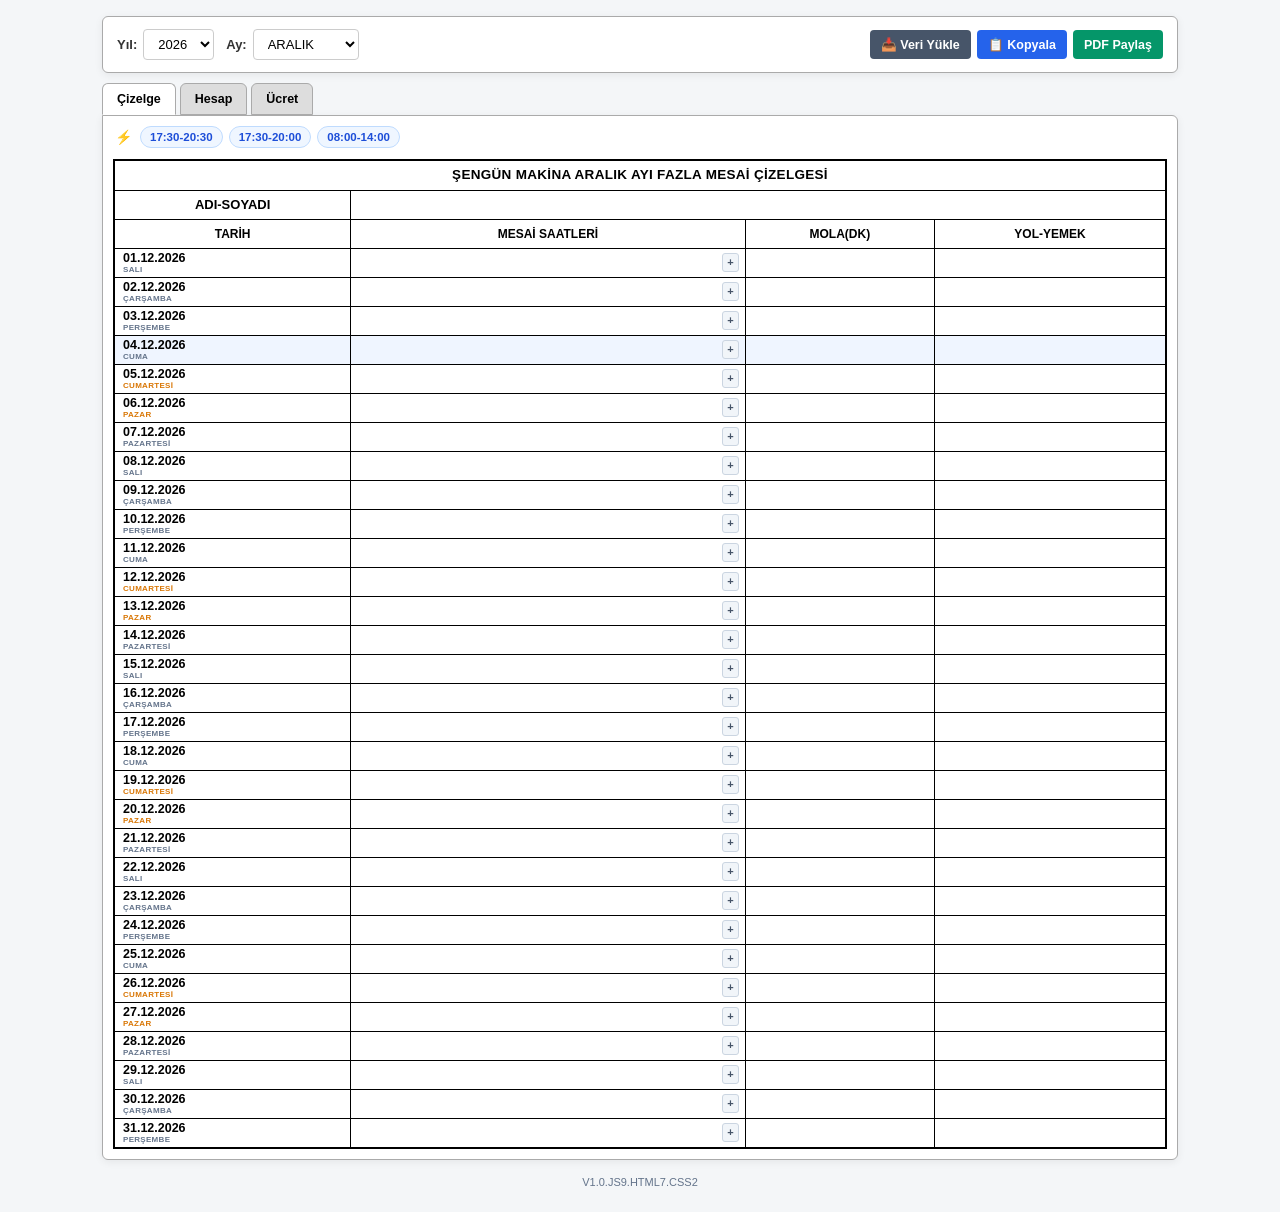
<file: index.html>
<!doctype html>
<html lang="tr">
<head>
<meta charset="utf-8">
<meta name="viewport" content="width=device-width, initial-scale=1.0, maximum-scale=1.0, user-scalable=no">
<meta name="html-revision" content="7">
<title id="pageTitle">FAZLA MESAİ ÇİZELGESİ</title>
<link rel="manifest" href="manifest.json">
<script src="./libs/jspdf.umd.min.js"></script>
<script src="./libs/jspdf.plugin.autotable.min.js"></script>

<link rel="stylesheet" href="./style.css">
</head>

<body>
<div class="wrap">

<div class="header-controls">
  <div class="header-date-selectors">
    <div class="date-select-item">
      <label for="selectYear">Yıl: </label>
      <select id="selectYear" onchange="updateMonthDays()"></select>
    </div>

    <div class="date-select-item">
      <label for="selectMonth">Ay: </label>
      <select id="selectMonth" onchange="updateMonthDays()">
        <option value="0">OCAK</option>
        <option value="1">ŞUBAT</option>
        <option value="2">MART</option>
        <option value="3">NİSAN</option>
        <option value="4">MAYIS</option>
        <option value="5">HAZİRAN</option>
        <option value="6">TEMMUZ</option>
        <option value="7">AĞUSTOS</option>
        <option value="8">EYLÜL</option>
        <option value="9">EKİM</option>
        <option value="10">KASIM</option>
        <option value="11">ARALIK</option>
      </select>
    </div>
  </div>

  <div class="header-actions">
    <button class="btn btn-secondary" onclick="openRestoreModal()" title="Kopyalanan metni geri yükle">
      📥 Veri Yükle
    </button>
    <button class="btn btn-primary" onclick="copyWhatsAppReport(this)" title="WhatsApp / Not Defteri raporu kopyala">
      📋 Kopyala
    </button>
    <button class="btn btn-success" id="sharePdfBtn" onclick="shareVectorPDF(this)">
      PDF Paylaş
    </button>
  </div>
</div>

<div class="tabs">
  <button class="tab active" onclick="showSheet(1)">Çizelge</button>
  <button class="tab" onclick="showSheet(2)">Hesap</button>
  <button class="tab" onclick="showSheet(4)">Ücret</button>
</div>

<div id="sheet1" class="sheet">

  <!-- TABLO ÜSTÜ HIZLI ŞABLON ÇUBUĞU -->
  <div class="quick-templates-bar">
    <span class="quick-templates-label">⚡</span>
    <button type="button" class="btn-template" onclick="applyTemplateToActiveDay('17:30-20:30')">17:30-20:30</button>
    <button type="button" class="btn-template" onclick="applyTemplateToActiveDay('17:30-20:00')">17:30-20:00</button>
    <button type="button" class="btn-template" onclick="applyTemplateToActiveDay('08:00-14:00')">08:00-14:00</button>
  </div>

  <table id="tableSheet1">

    <colgroup>
      <col class="col-1">
      <col class="col-2">
      <col class="col-3">
      <col class="col-4">
    </colgroup>

    <thead>

      <tr>
        <th colspan="4" class="title" id="title1">
          <span>ŞENGÜN MAKİNA</span> <span id="titleSub">XXXXXX AYI FAZLA MESAİ ÇİZELGESİ</span>
        </th>
      </tr>

      <tr>
        <td class="label">ADI-SOYADI</td>
        <td colspan="3">
          <input 
            id="name" 
            aria-label="Adı Soyadı" 
            oninput="syncName();scheduleSaveCalc()"
          >
        </td>
      </tr>

      <tr>
        <th>TARİH</th>
        <th>MESAİ SAATLERİ</th>
        <th>MOLA(DK)</th>
        <th>YOL-YEMEK</th>
      </tr>

    </thead>

    <tbody id="tbodySheet1"></tbody>

  </table>

</div>

<div id="sheet2" class="sheet hidden">

  <div class="sheet2-summary-cards">
    <div class="summary-card pufa-card">
      <div class="summary-card-title">1.5X (%50) TOPLAMI</div>
      <div class="summary-card-hours" id="card15Hours">00:00 Sa (0 Dk)</div>
      <div class="summary-card-pay" id="card15Pay">0 ₺</div>
    </div>
    <div class="summary-card servis-card">
      <div class="summary-card-title">2X (%100) TOPLAMI</div>
      <div class="summary-card-hours" id="card20Hours">00:00 Sa (0 Dk)</div>
      <div class="summary-card-pay" id="card20Pay">0 ₺</div>
    </div>
  </div>

  <div class="table-scroll">
    <table id="tableSheet2">
      <colgroup>
        <col style="width:20%">
        <col style="width:22%">
        <col style="width:10%">
        <col style="width:16%">
        <col style="width:16%">
        <col style="width:16%">
      </colgroup>
      <thead>
        <tr>
          <th>TARİH</th>
          <th>MESAİ ARALIĞI</th>
          <th>MOLA(DK)</th>
          <th>MESAİ TİPİ</th>
          <th>TOPLAM SÜRE</th>
          <th>ÜCRET</th>
        </tr>
      </thead>
      <tbody id="tbodySheet2"></tbody>
    </table>
  </div>
</div>

<div id="sheet4" class="sheet hidden">
  <div class="salary-dashboard">
    <div class="salary-grid">
      <div class="salary-block">
        <div class="salary-block-title">Maaş ve Birim Ücretler</div>
        <div class="salary-row">
          <span class="salary-label">Aylık Net Maaş</span>
          <div class="salary-input-wrapper primary-input">
            <input 
              id="salary" 
              type="text" 
              inputmode="numeric" 
              pattern="[0-9]*" 
              value="0" 
              aria-label="Aylık maaş" 
              onfocus="clearZeroOnFocus(this)" 
              oninput="formatSalaryLive(this);scheduleSaveCalc()" 
              onblur="restoreZeroOnBlur(this);scheduleSaveCalc();flushPendingSaveCalc()">
            <span class="salary-unit">₺</span>
          </div>
        </div>
        <div class="salary-row">
          <label class="salary-label" for="ticketPrice">1 Tam Bilet Fiyatı</label>
          <div class="salary-input-wrapper primary-input">
            <input
              id="ticketPrice"
              type="text"
              inputmode="decimal"
              pattern="[0-9]+([,.][0-9]{0,2})?"
              value="0"
              aria-label="1 tam bilet fiyatı"
              onfocus="clearZeroOnFocus(this)"
              oninput="formatTicketPriceLive(this);scheduleSaveCalc()"
              onblur="normalizeTicketPrice(this);scheduleSaveCalc();flushPendingSaveCalc()">
            <span class="salary-unit">₺</span>
          </div>
        </div>
        <div class="salary-row">
          <span class="salary-label rate-label-normal">Normal Ücret</span>
          <span id="normalHour" class="salary-value-text rate-hour-value">0 ₺</span>
        </div>
        <div class="salary-row">
          <span class="salary-label rate-label-15">1.5X Mesai (%50)</span>
          <span id="overtimeHour" class="salary-value-text rate-hour-value">0 ₺</span>
        </div>
        <div class="salary-row">
          <span class="salary-label rate-label-20">2X Mesai (%100)</span>
          <span id="doubleHour" class="salary-value-text rate-hour-value">0 ₺</span>
        </div>
        <!-- Hesaplama kodunun kullandığı dakika değerleri görünmez tutulur. -->
        <span id="normalMin" hidden></span>
        <span id="overtimeMin" hidden></span>
        <span id="doubleMin" hidden></span>
      </div>

      <div class="salary-block">
        <div class="salary-block-title">Hakediş ve Kesintiler</div>
        <div class="salary-row">
          <span class="salary-label" style="font-weight: 800; color: #22C55E;">Tabloya Göre Mesai (Kesinti Öncesi)</span>
          <span id="overtimePay" class="salary-value-text green-text">0 ₺</span>
        </div>
        <div class="salary-row" style="margin-top: 10px;">
          <span class="salary-label" style="color: #dc2626; font-weight: 700;">Kesinti Süresi</span>
          <div class="deduction-inputs-group">
            <div class="salary-input-wrapper red-bg deduction-compact">
              <input 
                id="deductionHours" 
                type="text" 
                inputmode="numeric" 
                pattern="[0-9]*" 
                value="0" 
                aria-label="Kesinti Saati" 
                onfocus="clearZeroOnFocus(this)" 
                oninput="this.value=this.value.replace(/\D/g,'');scheduleSaveCalc()" 
                onblur="restoreZeroOnBlur(this);scheduleSaveCalc();flushPendingSaveCalc()">
              <span class="salary-unit" style="color: #dc2626;">Sa</span>
            </div>
            <div class="salary-input-wrapper red-bg deduction-compact">
              <input 
                id="deductionMinutes" 
                type="text" 
                inputmode="numeric" 
                pattern="[0-9]*" 
                value="0" 
                aria-label="Kesinti Dakikası" 
                onfocus="clearZeroOnFocus(this)" 
                oninput="this.value=this.value.replace(/\D/g,'');scheduleSaveCalc()" 
                onblur="restoreZeroOnBlur(this);scheduleSaveCalc();flushPendingSaveCalc()">
              <span class="salary-unit" style="color: #dc2626;">Dk</span>
            </div>
          </div>
        </div>
        <div class="salary-row">
          <span class="salary-label" style="font-weight: 800; color: #dc2626;">Yapılan Toplam Kesinti</span>
          <span id="deduction" class="salary-value-text red-text">0 ₺</span>
        </div>
        <div class="salary-row">
          <span class="salary-label" style="font-weight: 800;">Alınacak Yol Ücreti</span>
          <span id="travelPay" class="salary-value-text">0 ₺</span>
        </div>
      </div>
    </div>

    <div class="net-pay-card">
      <div class="net-pay-title">NET MESAİ ÜCRETİ</div>
      <div class="net-pay-value-wrap">
        <span id="netPay" class="net-pay-value">0 ₺</span>
      </div>
    </div>
  </div>
</div>

</div>

<!-- ÇOKLU MESAİ VE GÜN DÜZENLEME AÇILIR PENCERESİ (MODAL) -->
<div id="shiftModal" class="modal-overlay hidden" onclick="handleModalBackdropClick(event)">
  <div class="modal-content">
    <div class="modal-header">
      <h3 id="modalTitle">Mesai Düzenle</h3>
      <button type="button" class="modal-close" onclick="closeShiftModal()">&times;</button>
    </div>
    <div class="modal-body">
      <!-- MODAL İÇİ ŞABLON ÇUBUĞU -->
      <div class="quick-templates-bar" style="margin-bottom:12px;">
        <span class="quick-templates-label">⚡</span>
        <button type="button" class="btn-template" onclick="applyTemplateToModalRow('17:30-20:30')">17:30-20:30</button>
        <button type="button" class="btn-template" onclick="applyTemplateToModalRow('17:30-20:00')">17:30-20:00</button>
        <button type="button" class="btn-template" onclick="applyTemplateToModalRow('08:00-14:00')">08:00-14:00</button>
      </div>

      <div id="shiftRowsContainer"></div>
      <button type="button" class="btn btn-secondary btn-sm" id="btnAddShiftRow" onclick="addShiftRow()">
        + Yeni Mesai Aralığı Ekle
      </button>
    </div>
    <div class="modal-footer">
      <button type="button" class="btn btn-danger" onclick="clearActiveDayFromModal()">Günü Temizle</button>
      <div class="modal-footer-actions">
        <button type="button" class="btn btn-secondary" onclick="closeShiftModal()">Vazgeç</button>
        <button type="button" class="btn btn-success" onclick="saveShiftModal()">Kaydet</button>
      </div>
    </div>
  </div>
</div>

<!-- VERİ GERİ YÜKLEME AÇILIR PENCERESİ (MODAL) -->
<div id="restoreModal" class="modal-overlay hidden" onclick="handleRestoreModalBackdrop(event)">
  <div class="modal-content">
    <div class="modal-header">
      <h3>Mesai Verisi Geri Yükle</h3>
      <button type="button" class="modal-close" onclick="closeRestoreModal()">&times;</button>
    </div>
    <div class="modal-body">
      <p style="margin:0 0 10px 0;font-size:12px;color:#64748b;">
        Kopyaladığınız çizelge metnini buraya yapıştırıp "Verileri Yükle"ye basarak personeli ve mesai saatlerini geri yükleyebilirsiniz:
      </p>
      <textarea id="restoreTextInput" style="width:100%;height:190px;font-family:monospace;font-size:12px;padding:8px;border:1px solid #cbd5e1;border-radius:6px;resize:vertical;outline:none;" placeholder="Kopyalanan metni buraya yapıştırın..."></textarea>
    </div>
    <div class="modal-footer">
      <button type="button" class="btn btn-secondary" onclick="closeRestoreModal()">Vazgeç</button>
      <button type="button" class="btn btn-success" onclick="applyRestoredText()">Verileri Yükle</button>
    </div>
  </div>
</div>

<div id="appVersion" class="app-version" style="text-align:center;font-size:11px;color:#64748b;margin:14px 0 24px;">
  REV: yükleniyor...
</div>

<div id="saveToast" class="save-toast">Kaydedildi ✓</div>

<script src="./main.js" defer></script>

</body>
</html>
</file>
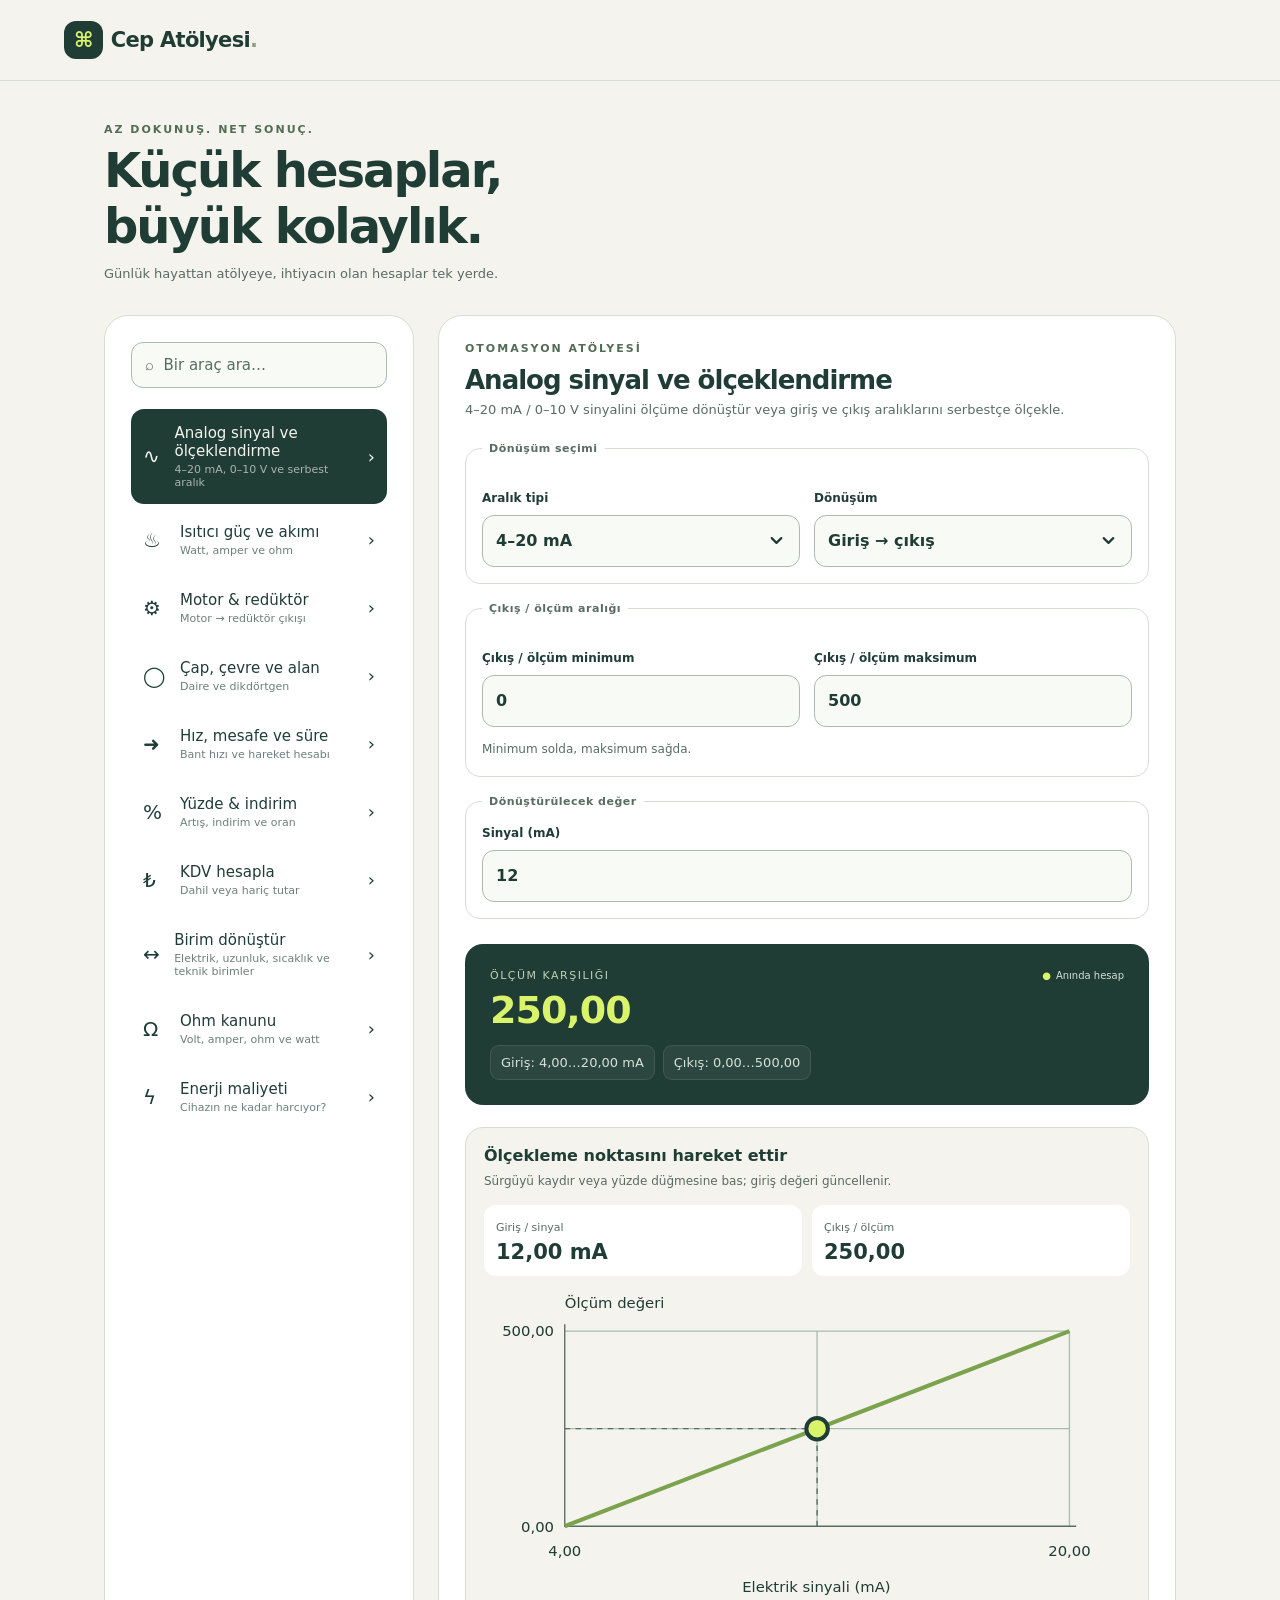
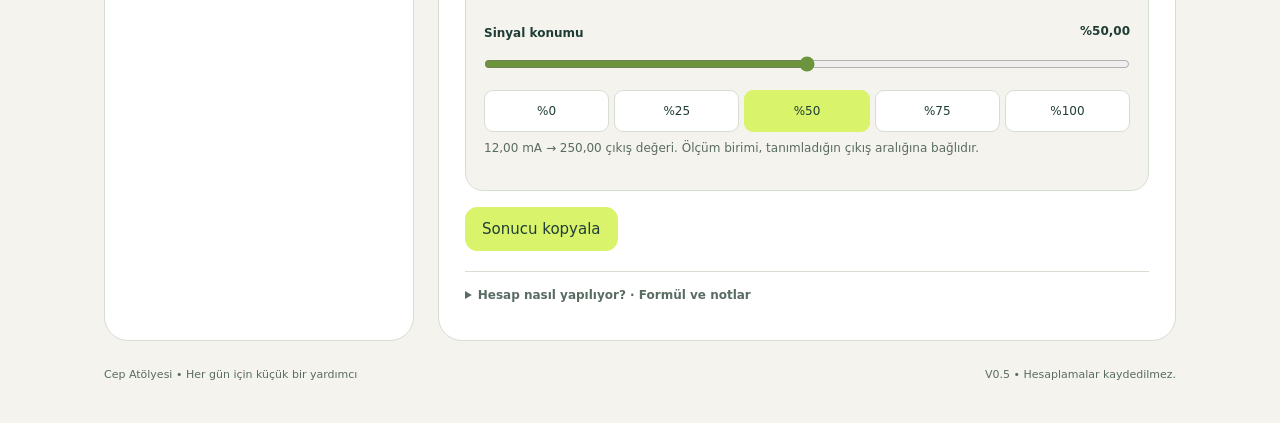
<file: tools/index.html>
<!doctype html>
<html lang="tr">
<head>
<meta charset="utf-8">
<meta name="viewport" content="width=device-width,initial-scale=1,maximum-scale=1,user-scalable=no">
<meta name="theme-color" content="#f4f3ed" media="(prefers-color-scheme: light)">
<meta name="theme-color" content="#0b0b0d" media="(prefers-color-scheme: dark)">
<link rel="manifest" href="manifest.json">
<meta name="app-version" content="0.5">
<title>Cep Atölyesi V0.5</title>
<style>
:root{color-scheme:light;--bg:#f4f3ed;--card:#fff;--ink:#203d35;--line:#d6ded3;--muted:#596c62;--accent:#d9f36b;--warn:#a44c24;--field:#f8faf6;--field-border:#aabcb0;--focus:#517c32;--eyebrow:#536c56}
body.dark{color-scheme:dark;--bg:#0b0b0d;--card:#18181b;--ink:#f1f1f2;--line:#414149;--muted:#b3b3bc;--warn:#ffc48d;--field:#242428;--field-border:#6a6a75;--focus:#d9f36b;--eyebrow:#bed1af}
*{box-sizing:border-box}[hidden]{display:none!important}
html{touch-action:manipulation}
body{margin:0;background:var(--bg);color:var(--ink);font:15px system-ui,sans-serif}
button,input,select{font:inherit}button{cursor:pointer}
button:focus-visible,input:focus-visible,select:focus-visible,summary:focus-visible{outline:2px solid var(--focus);outline-offset:3px}
header{padding:28px 5%;display:flex;align-items:center;justify-content:space-between;border-bottom:1px solid var(--line)}
.brand{font-size:21px;font-weight:800;letter-spacing:-.7px}.logo{background:var(--ink);color:var(--accent);padding:7px 10px;border-radius:12px;margin-right:8px}
body.dark .logo{background:#242428}
.wrap{max-width:1120px;margin:auto;padding:42px 24px}
h1{font-size:clamp(32px,6vw,48px);letter-spacing:-2px;margin:6px 0 10px}p{line-height:1.6}
.eyebrow{font-size:11px;letter-spacing:2px;font-weight:800;color:var(--eyebrow)}.intro{margin-bottom:30px}
.layout{display:grid;grid-template-columns:310px 1fr;gap:24px}
.panel{background:var(--card);border:1px solid var(--line);border-radius:24px;padding:26px;min-width:0}
.search,input,select{width:100%;border:1px solid var(--field-border);border-radius:12px;padding:13px;background:var(--field);color:var(--ink);min-width:0}
input::placeholder{color:var(--muted);opacity:1}
/* Tarayıcının kendi select oku yerine iki temada da belirgin bir ok. */
select{appearance:none;-webkit-appearance:none;padding-right:42px;background-image:url("data:image/svg+xml,%3Csvg xmlns='http://www.w3.org/2000/svg' viewBox='0 0 24 24' fill='none' stroke='%23203d35' stroke-width='2.8' stroke-linecap='round' stroke-linejoin='round'%3E%3Cpath d='m6 9 6 6 6-6'/%3E%3C/svg%3E");background-repeat:no-repeat;background-position:right 13px center;background-size:19px 19px;cursor:pointer}
body.dark select{background-image:url("data:image/svg+xml,%3Csvg xmlns='http://www.w3.org/2000/svg' viewBox='0 0 24 24' fill='none' stroke='%23d9f36b' stroke-width='2.8' stroke-linecap='round' stroke-linejoin='round'%3E%3Cpath d='m6 9 6 6 6-6'/%3E%3C/svg%3E")}
select option{color:var(--ink);background:var(--card)}
select:hover,input:hover{border-color:var(--focus)}
.search{margin-bottom:17px}
nav button{width:100%;display:flex;align-items:center;text-align:left;gap:13px;border:0;background:transparent;border-radius:13px;padding:15px 12px;color:var(--ink);margin:4px 0}
nav button.active{background:var(--ink);color:var(--bg)}
nav small{display:block;font-size:11px;opacity:.65;margin-top:3px}.ico{font-size:20px;width:24px}.star{margin-left:auto;font-size:18px}
.head{display:flex;justify-content:space-between;gap:10px}.head>div{min-width:0}
h2{font-size:26px;letter-spacing:-1px;margin:0 0 7px}.empty,.muted{color:var(--muted);font-size:13px}
.fields{display:flex;flex-direction:column;gap:18px;margin-top:25px}
.field-group{margin:0;padding:16px;border:1px solid var(--line);border-radius:15px;min-width:0}
.field-group legend{padding:0 7px;font-size:11px;font-weight:750;letter-spacing:.5px;color:var(--muted)}
.field-row{display:grid;grid-template-columns:repeat(2,minmax(0,1fr));gap:14px}
label{display:flex;flex-direction:column;font-size:12px;font-weight:650;line-height:1.5;min-width:0}
label.wide{grid-column:1/-1}.field-label{flex:1;min-height:36px;display:flex;align-items:flex-end}.wide .field-label{min-height:0}
label input,label select{font-size:16px;min-height:48px;margin-top:8px}
.group-note{margin:13px 0 0;font-size:12px;line-height:1.65;color:var(--muted)}
.result{background:var(--ink);color:#fff;border-radius:18px;padding:25px;margin-top:25px;min-height:148px}
body.dark .result{background:#242428}
.result small{color:#bed0b6;font-size:11px;text-transform:uppercase;letter-spacing:1.5px}
.result-heading{display:flex;justify-content:space-between;gap:12px;align-items:center}
.live-tag{font-size:10px;color:#d6e0d6;white-space:nowrap}.live-tag:before{content:'●';color:var(--accent);margin-right:5px}
.number{font-size:38px;font-weight:750;letter-spacing:-1px;margin:6px 0;color:var(--accent);overflow-wrap:anywhere}
.detail{display:flex;flex-wrap:wrap;gap:8px;margin-top:13px;line-height:1.5;font-size:13px;color:#d6e0d6}
.detail span{background:#ffffff0e;border:1px solid #ffffff18;border-radius:9px;padding:7px 10px}
.detail.error{color:#ffd9c2}
.sv{margin-top:22px;padding:18px;border:1px solid var(--line);border-radius:18px;background:var(--bg)}
.sv h3{margin:0;font-size:16px}.sv p{font-size:12px;line-height:1.6;color:var(--muted);margin:7px 0 14px}
.sv-values{display:grid;grid-template-columns:repeat(2,minmax(0,1fr));gap:10px}
.sv-values div{padding:12px;background:var(--card);border-radius:12px;min-width:0}
.sv-values small{color:var(--muted);font-size:11px}.sv-values strong{display:block;font-size:21px;margin-top:5px;overflow-wrap:anywhere}
.chart{width:100%;display:block;color:var(--ink);margin-top:8px}
.chart text{fill:currentColor;font:11px system-ui,sans-serif}.chart path{fill:none}
.chart .grid{stroke:var(--field-border)}.chart .axis{stroke:var(--muted)}.chart .line{stroke:#7ba34d;stroke-width:3}
.chart .cross{stroke:var(--muted);stroke-dasharray:4 4}.chart .pt{fill:var(--accent);stroke:#203d35;stroke-width:3}
.sv-pos{display:flex;justify-content:space-between;font-size:12px;margin-top:10px}
#sv-slider{padding:0;border:0;min-height:44px;margin:0;accent-color:#6c943d;background:transparent}
.stops{display:flex;gap:5px}
.stops button{flex:1;min-height:42px;border:1px solid var(--line);background:var(--card);color:var(--ink);border-radius:9px;font-size:12px}
.stops button.active{background:var(--accent);color:#203d35;border-color:var(--accent)}
.sv-state{font-size:12px;line-height:1.6;margin:12px 0 0;color:var(--muted)}.sv-state.warn{color:var(--warn)}
.actions{display:flex;flex-wrap:wrap;gap:10px;margin-top:16px}
.actions button,.theme{border:1px solid var(--line);background:var(--card);border-radius:12px;padding:12px 16px;color:var(--ink)}
.theme{background:transparent;border-radius:25px;padding:10px 14px}
.actions .primary{background:var(--accent);border-color:var(--accent);color:#203d35}
button:disabled{opacity:.45;cursor:default}
.formula-box{margin-top:20px;border-top:1px solid var(--line);padding-top:16px;color:var(--muted);font-size:12px}
.formula-box summary{cursor:pointer;min-height:26px;font-weight:650}.formula-box p{line-height:1.7;margin:8px 0}
footer{display:flex;flex-wrap:wrap;justify-content:space-between;gap:20px;margin-top:27px;font-size:11px;color:var(--muted)}
#toast{position:fixed;bottom:22px;left:50%;transform:translateX(-50%);background:var(--ink);color:var(--bg);border-radius:30px;padding:12px 20px;display:none;z-index:4}
@media(max-width:720px){header{padding:20px}.wrap{padding:28px 16px}.layout{grid-template-columns:1fr;gap:16px}.panel{padding:20px;border-radius:20px}
nav{display:grid;grid-template-columns:1fr 1fr;gap:3px}nav button{padding:12px 8px;font-size:12px;min-width:0}.star{display:none}
.field-group{padding:12px}.field-row{gap:10px}label input{padding:11px 9px}label select{font-size:14px}.number{font-size:32px}.result{padding:20px}.chart text{font-size:16px}}
</style>
</head>
<body>
<header><div class="brand"><span class="logo">⌘</span>Cep Atölyesi<span style="color:#91a082">.</span></div></header>
<main class="wrap">
<section class="intro"><div class="eyebrow">AZ DOKUNUŞ. NET SONUÇ.</div><h1>Küçük hesaplar,<br>büyük kolaylık.</h1><p class="muted" style="margin:0">Günlük hayattan atölyeye, ihtiyacın olan hesaplar tek yerde.</p></section>
<div class="layout">
<aside class="panel"><input class="search" id="search" placeholder="⌕  Bir araç ara…" aria-label="Araç ara"><nav id="nav"></nav></aside>
<section>
<div class="panel">
<div class="head"><div><div class="eyebrow" id="category" style="margin-bottom:10px"></div><h2 id="title"></h2><div class="empty" id="desc"></div></div></div>
<div id="fields" class="fields"></div>
<div class="result" aria-live="polite"><div class="result-heading"><small id="resultlabel">SONUÇ</small><span class="live-tag">Anında hesap</span></div><div class="number" id="number">—</div><div class="detail" id="detail"></div></div>
<section id="sv" class="sv" hidden aria-labelledby="sv-title">
<h3 id="sv-title">Ölçekleme noktasını hareket ettir</h3><p>Sürgüyü kaydır veya yüzde düğmesine bas; giriş değeri güncellenir.</p>
<div class="sv-values"><div><small>Giriş / sinyal</small><strong id="sv-sig">—</strong></div><div><small>Çıkış / ölçüm</small><strong id="sv-mea">—</strong></div></div>
<svg id="chart" class="chart" viewBox="0 0 480 245" role="img" aria-labelledby="ct cd"><title id="ct">Giriş ve çıkış arasındaki doğrusal ilişki</title><desc id="cd">Yatay eksen girişi, dikey eksen çıkış değerini gösterir.</desc>
<path class="grid" d="M60 35H435M60 107.5H435M247.5 35V180M435 35V180"/><path class="axis" d="M60 30V180H440"/><path class="line" d="M60 180L435 35"/><path id="cross" class="cross" d=""/>
<text x="60" y="18">Ölçüm değeri</text><text id="c-top" x="52" y="39" text-anchor="end"></text><text id="c-bot" x="52" y="184" text-anchor="end"></text><text id="c-left" x="60" y="202" text-anchor="middle"></text><text id="c-right" x="435" y="202" text-anchor="middle"></text><text id="c-xt" x="247" y="229" text-anchor="middle"></text>
<circle id="pt" class="pt" cx="247.5" cy="107.5" r="8"/></svg>
<div class="sv-pos"><label for="sv-slider" style="display:block">Sinyal konumu</label><strong id="sv-pct">—</strong></div>
<input id="sv-slider" type="range" min="0" max="100" step="0.1" value="50">
<div class="stops" id="stops"><button type="button" data-p="0">%0</button><button type="button" data-p="25">%25</button><button type="button" data-p="50">%50</button><button type="button" data-p="75">%75</button><button type="button" data-p="100">%100</button></div>
<p id="sv-state" class="sv-state"></p>
</section>
<div class="actions"><button class="primary" id="copy">Sonucu kopyala</button></div>
<details class="formula-box"><summary>Hesap nasıl yapılıyor? · Formül ve notlar</summary><p id="formula"></p></details>
</div>

</section>
</div>
<footer><span>Cep Atölyesi • Her gün için küçük bir yardımcı</span><span>V0.5 • Hesaplamalar kaydedilmez.</span></footer>
</main>
<div id="toast" role="status"></div>
<script>
(()=>{'use strict';
const $=id=>document.getElementById(id);

/* ---------- Yardımcılar ---------- */
// Türkçe giriş: "1.500" → 1500, "1.500,5" → 1500,5, "0.5" → 0,5, "-40" desteklenir.
function num(s){s=String(s).trim().replace(/\s/g,'').replace('−','-');if(!s)return NaN;
 if(s.includes(','))s=s.replace(/\./g,'').replace(',','.');
 else if(/^[+-]?\d{1,3}(\.\d{3})+$/.test(s))s=s.replace(/\./g,'');
 return /^[+-]?(\d+\.?\d*|\.\d+)$/.test(s)?Number(s):NaN}
// En az 2 ondalık; küçük sayılarda anlamlı basamak korunur.
function fmt(x){x=Number(x);if(!Number.isFinite(x))return '—';const a=Math.abs(x);
 if(a!==0&&a<1e-9)return x.toExponential(3).replace('.',',');
 const d=a===0||a>=1?2:Math.min(10,2-Math.floor(Math.log10(a)));
 return x.toLocaleString('tr-TR',{minimumFractionDigits:2,maximumFractionDigits:d})}
let tt;function toast(t){const e=$('toast');e.textContent=t;e.style.display='block';clearTimeout(tt);tt=setTimeout(()=>e.style.display='none',2200)}
const pos=(...a)=>a.every(x=>x>0);

/* ---------- Birimler ---------- */
const UN={Uzunluk:{mm:.001,cm:.01,m:1,km:1000,'inç':.0254,ft:.3048},Kütle:{g:.001,kg:1,ton:1000,lb:.45359237},Sıcaklık:{'°C':0,'°F':0,K:0},
Akım:{'µA':1e-6,mA:.001,A:1,kA:1000},Gerilim:{mV:.001,V:1,kV:1000},Güç:{mW:.001,W:1,kW:1000,MW:1e6},Alan:{'mm²':1e-6,'cm²':1e-4,'m²':1,'inç²':.00064516},
Enerji:{mWh:.001,Wh:1,kWh:1000,MWh:1e6},Hacim:{mL:.001,L:1,'m³':1000,galon:3.785411784},Basınç:{bar:1e5,kPa:1e3,MPa:1e6,psi:6894.757293168},
Hız:{'m/s':1,'km/sa':1/3.6,mph:.44704},Zaman:{ms:.001,s:1,dk:60,sa:3600},Tork:{'N·m':1,'N·cm':.01,'kgf·m':9.80665,'lbf·ft':1.3558179483314}};
function convert(g,a,f,t){if(g==='Sıcaklık'){const c=f==='°C'?a:f==='°F'?(a-32)*5/9:a-273.15;if(c<-273.15000001)throw Error('Sıcaklık mutlak sıfırın altında olamaz.');return t==='°C'?c:t==='°F'?c*9/5+32:c+273.15}return a*UN[g][f]/UN[g][t]}

/* ---------- Araçlar ----------
 groups: [başlık, [[id, etiket, varsayılan | seçenekler | v=>seçenekler, varsayılanİndeks]], ipucu]
 calc(v) saftır: v'deki sayılar (seçimlerde index, '$id' ile metin) → {main, det[], x?} */
const ALL=['a','b','c','d','e'];
const T=[
{id:'signal',icon:'∿',title:'Analog sinyal ve ölçeklendirme',sub:'4–20 mA, 0–10 V ve serbest aralık',cat:'OTOMASYON ATÖLYESİ',desc:'4–20 mA / 0–10 V sinyalini ölçüme dönüştür veya giriş ve çıkış aralıklarını serbestçe ölçekle.',
 rl:['Ölçüm karşılığı','Hesaplanan sinyal'],neg:ALL,
 groups:[['Dönüşüm seçimi',[['kind','Aralık tipi',['4–20 mA','0–10 V','Serbest ölçeklendirme']],['mode','Dönüşüm',['Giriş → çıkış','Çıkış → giriş']]]],
  ['Giriş aralığı (serbest mod)',[['d','Giriş minimum','0'],['e','Giriş maksimum','10000']],'Yalnızca serbest ölçeklendirmede kullanılır.'],
  ['Çıkış / ölçüm aralığı',[['b','Çıkış / ölçüm minimum','0'],['c','Çıkış / ölçüm maksimum','500']],'Minimum solda, maksimum sağda.'],
  ['Dönüştürülecek değer',[['a','Giriş değeri','12']]]],
 hide:v=>v.kind===2?[]:['d','e'],
 label:v=>({a:v.mode===1?'Çıkış / ölçüm değeri':['Sinyal (mA)','Sinyal (V)','Giriş değeri'][v.kind]}),
 calc:v=>{const k=v.kind,rev=v.mode===1,lo=k===0?4:k===1?0:v.d,hi=k===0?20:k===1?10:v.e,u=k===0?'mA':k===1?'V':'',mn=v.b,mx=v.c;
  if(!(hi>lo))throw Error('Giriş maksimumu minimumdan büyük olmalı.');if(!(mx>mn))throw Error('Çıkış maksimumu minimumdan büyük olmalı.');
  const f=rev?(v.a-mn)/(mx-mn):(v.a-lo)/(hi-lo),sig=lo+f*(hi-lo),mea=mn+f*(mx-mn);
  return{main:rev?fmt(sig)+(u?' '+u:''):fmt(mea),det:[...(f<0||f>1?['Aralık dışında; doğrusal uzatma uygulanır.']:[]),`Giriş: ${fmt(lo)}…${fmt(hi)}${u?' '+u:''}`,`Çıkış: ${fmt(mn)}…${fmt(mx)}`],x:{f,sig,mea,lo,hi,mn,mx,u,rev}}},
 formula:'çıkış = çıkış min + (giriş − giriş min) × (çıkış max − çıkış min) / (giriş max − giriş min). Ters dönüşüm de mümkündür. Sınır dışı değerler kırpılmaz.'},
{id:'heater',icon:'♨',title:'Isıtıcı güç ve akımı',sub:'Watt, amper ve ohm',cat:'ELEKTRİK ATÖLYESİ',desc:'Gerilimle birlikte güç, akım veya direnç gir; diğerlerini bul.',rl:'Isıtıcı akımı',
 groups:[['Bilinen büyüklük',[['mode','Bilinen değer',['Güç (W)','Akım (A)','Direnç (Ω)']]]],['Isıtıcı değerleri',[['a','Gerilim (V)','230'],['b','Güç (W)','2000']]]],
 label:v=>({b:['Güç (W)','Akım (A)','Direnç (Ω)'][v.mode]}),
 calc:v=>{if(!pos(v.a,v.b))throw Error('Gerilim ve ikinci değer sıfırdan büyük olmalı.');const p=v.mode===0?v.b:v.mode===1?v.a*v.b:v.a*v.a/v.b;
  return{main:fmt(p/v.a)+' A',det:[`Güç: ${fmt(p)} W`,`Direnç: ${fmt(v.a*v.a/p)} Ω`]}},
 formula:'İdeal dirençli yük: P = V × I = V² / R. DC veya tek faz AC etkin gerilim içindir; üç faz bağlantıları kapsamaz.'},
{id:'rpm',icon:'⚙',title:'Motor & redüktör',sub:'Motor → redüktör çıkışı',cat:'MEKANİK ATÖLYE',desc:'Motor gücü, devri ve redüktör oranını gir; çıkışta devir ve torkun nasıl değiştiğini gör.',rl:'Redüktör çıkış devri',
 groups:[['Motor ve redüktör',[['a','Motor devri (RPM)','1400'],['b','Redüktör oranı (i)','30']]],['Motor gücü',[['c','Motor mil gücü (kW)','1,5']],'Etiketteki nominal kW genellikle mildeki mekanik gücü belirtir. Çıkış torku, kayıpsız (ideal) değerdir.']],
 calc:v=>{if(!pos(v.a,v.b,v.c))throw Error('Motor devri, oran ve güç sıfırdan büyük olmalı.');const ti=9550*v.c/v.a,out=v.a/v.b;
  return{main:fmt(out)+' RPM',det:[`Giriş torku: ${fmt(ti)} Nm`,`Çıkış torku (ideal): ${fmt(ti*v.b)} Nm`,`Çıkış: ${fmt(out/60)} RPS`,`Çıkış tur süresi: ${fmt(60/out)} s`]}},
 formula:'Çıkış devri = motor RPM / oran. Giriş torku ≈ 9550 × kW / RPM. İdeal çıkış torku = giriş torku × oran. RPS = RPM / 60; tur süresi = 60 / RPM. Verim %100 varsayılır; gerçek tork daha düşüktür. Redüktörün katalog tork sınırına uyulmalıdır.'},
{id:'circle',icon:'◯',title:'Çap, çevre ve alan',sub:'Daire ve dikdörtgen',cat:'ÖLÇÜ & GEOMETRİ',desc:'Şekli ve ölçüleri seç; alanı ve çevreyi birlikte gör.',rl:'Alan',
 groups:[['Şekil ve birim',[['mode','Şekil ve bilinen',['Daire: çap','Daire: yarıçap','Daire: çevre','Dikdörtgen']],['unit','Uzunluk birimi',['mm','cm','m']]]],['Ölçüler',[['a','Çap','10'],['b','İkinci kenar','20']]]],
 hide:v=>v.mode===3?[]:['b'],label:v=>({a:['Çap','Yarıçap','Çevre','Birinci kenar'][v.mode]}),
 calc:v=>{const m=v.mode,u=v.$unit;if(!pos(v.a)||(m===3&&!pos(v.b)))throw Error('Kullanılan uzunluklar sıfırdan büyük olmalı.');
  const d=m===0?v.a:m===1?2*v.a:v.a/Math.PI,area=m===3?v.a*v.b:Math.PI*d*d/4,per=m===3?2*(v.a+v.b):Math.PI*d;
  return{main:fmt(area)+' '+u+'²',det:[`Çevre: ${fmt(per)} ${u}`,...(m===3?[]:[`Çap: ${fmt(d)} ${u}`])]}},
 formula:'Daire: çevre = πd, alan = πd² / 4. Dikdörtgen: alan = a × b, çevre = 2(a + b).'},
{id:'motion',icon:'➜',title:'Hız, mesafe ve süre',sub:'Bant hızı ve hareket hesabı',cat:'MEKANİK ATÖLYE',desc:'Sabit hızlı hareket için iki değerden üçüncüsünü hesapla.',rl:['Süre','Mesafe','Hız'],
 groups:[['Hesap seçimi',[['mode','Hesaplanacak',['Süre','Mesafe','Hız']]]],['Bilinen değerler',[['a','Mesafe (m)','10'],['b','Hız (m/s)','0,5']]]],
 label:v=>({a:['Mesafe (m)','Hız (m/s)','Mesafe (m)'][v.mode],b:['Hız (m/s)','Süre (s)','Süre (s)'][v.mode]}),
 calc:v=>{if(v.a<0||!(v.b>0))throw Error('İlk değer negatif olamaz; ikinci değer sıfırdan büyük olmalı.');const r=v.mode===1?v.a*v.b:v.a/v.b;
  return{main:fmt(r)+[' s',' m',' m/s'][v.mode],det:v.mode===2?[`${fmt(r*60)} m/dk`,`${fmt(r*3.6)} km/sa`]:v.mode===0?[`${fmt(r/60)} dakika`]:['Sabit hızlı hareket; ivmelenme dahil değildir.']}},
 formula:'Mesafe = hız × süre. Giriş birimleri metre, saniye ve metre/saniyedir.'},
{id:'percent',icon:'%',title:'Yüzde & indirim',sub:'Artış, indirim ve oran',cat:'GÜNLÜK HESAPLAR',desc:'Bir tutarın yüzdesini, indirimini veya artışını bul.',rl:['İndirimli tutar','Artırılmış tutar','Yüzde tutarı'],neg:['a','b'],
 groups:[['İşlem seçimi',[['mode','İşlem',['İndirim uygula','Artış uygula','Yüzdesini bul']]]],['Tutar ve oran',[['a','Tutar','1000'],['b','Yüzde (%)','20']]]],
 calc:v=>{const p=v.a*v.b/100;return{main:fmt(v.mode===0?v.a-p:v.mode===1?v.a+p:p),det:[`Yüzde tutarı: ${fmt(p)}`,`Başlangıç: ${fmt(v.a)}`]}},
 formula:'Yüzde tutarı = tutar × yüzde / 100'},
{id:'vat',icon:'₺',title:'KDV hesapla',sub:'Dahil veya hariç tutar',cat:'GÜNLÜK HESAPLAR',desc:'KDV oranını kendin belirle, tutarları birlikte gör.',rl:'KDV dahil toplam',neg:['a'],
 groups:[['Tutarın türü',[['mode','Giriş tutarı',['KDV hariç','KDV dahil']]]],['Tutar ve KDV oranı',[['a','Tutar (₺)','1000'],['b','KDV oranı (%)','20']]]],
 calc:v=>{if(v.b<0)throw Error('KDV oranı negatif olamaz.');const r=v.b/100,base=v.mode?v.a/(1+r):v.a;return{main:fmt(base*(1+r))+' ₺',det:[`KDV hariç: ${fmt(base)} ₺`,`KDV: ${fmt(base*r)} ₺`]}},
 formula:'KDV dahil = KDV hariç × (1 + oran / 100). Oran kullanıcı tarafından belirlenir.'},
{id:'unit',icon:'↔',title:'Birim dönüştür',sub:'Elektrik, uzunluk, sıcaklık ve teknik birimler',cat:'ÖLÇÜ & DÖNÜŞÜM',desc:'Birimi seç, karşılığını anında gör.',rl:'Dönüşüm sonucu',neg:['a'],
 groups:[['Ölçü türü',[['group','Ölçü',Object.keys(UN)]]],['Birimler',[['from','Kaynak birim',v=>Object.keys(UN[v.$group]),0],['to','Hedef birim',v=>Object.keys(UN[v.$group]),1]]],['Dönüştürülecek değer',[['a','Değer','100']]]],
 calc:v=>{const r=convert(v.$group,v.a,v.$from,v.$to);return{main:fmt(r)+' '+v.$to,det:[`${fmt(v.a)} ${v.$from} = ${fmt(r)} ${v.$to}`]}},
 formula:'Dönüşümler standart birim katsayıları ile hesaplanır. Çok küçük sonuçlarda anlamlı basamaklar korunur.'},
{id:'ohm',icon:'Ω',title:'Ohm kanunu',sub:'Volt, amper, ohm ve watt',cat:'ELEKTRİK ATÖLYESİ',desc:'Bildiğin iki büyüklüğü seç; gerilim, akım, direnç ve gücü birlikte gör.',rl:['Akım','Elektrik gücü','Gerilim','Akım','Gerilim','Gerilim'],
 groups:[['Hesap seçimi',[['mode','Bilinen iki değer',['Gerilim + Direnç (V, Ω)','Gerilim + Akım (V, A)','Akım + Direnç (A, Ω)','Gerilim + Güç (V, W)','Akım + Güç (A, W)','Direnç + Güç (Ω, W)']]]],['Bilinen değerler',[['a','Gerilim (V)','24'],['b','Direnç (Ω)','120']]]],
 label:v=>{const L=[['Gerilim (V)','Direnç (Ω)'],['Gerilim (V)','Akım (A)'],['Akım (A)','Direnç (Ω)'],['Gerilim (V)','Güç (W)'],['Akım (A)','Güç (W)'],['Direnç (Ω)','Güç (W)']][v.mode];return{a:L[0],b:L[1]}},
 calc:v=>{const{a,b,mode:m}=v;if(!pos(a,b))throw Error('Bilinen iki değer de sıfırdan büyük olmalı.');let V,I,R,P;
  if(m===0){V=a;R=b;I=V/R}else if(m===1){V=a;I=b;R=V/I}else if(m===2){I=a;R=b;V=I*R}else if(m===3){V=a;P=b;I=P/V;R=V/I}else if(m===4){I=a;P=b;V=P/I;R=V/I}else{R=a;P=b;V=Math.sqrt(P*R);I=Math.sqrt(P/R)}
  P=V*I;const key=['I','P','V','I','V','V'][m],all={V,I,R,P},nm={V:'Gerilim',I:'Akım',R:'Direnç',P:'Güç'},un={V:'V',I:'A',R:'Ω',P:'W'};
  return{main:fmt(all[key])+' '+un[key],det:Object.keys(all).filter(k=>k!==key).map(k=>`${nm[k]}: ${fmt(all[k])} ${un[k]}`)}},
 formula:'İdeal dirençli DC devreler: V = I × R; P = V × I = I² × R = V² / R.'},
{id:'energy',icon:'ϟ',title:'Enerji maliyeti',sub:'Cihazın ne kadar harcıyor?',cat:'ELEKTRİK ATÖLYESİ',desc:'Güç, kullanım süresi ve birim fiyatla maliyeti tahmin et.',rl:'Tahmini maliyet',
 groups:[['Kullanım süresi',[['b','Günlük kullanım (saat)','3'],['d','Gün sayısı','30']]],['Güç ve birim fiyat',[['a','Cihaz gücü (W)','2000'],['c','Birim fiyat (₺/kWh)','3']]]],
 calc:v=>{if([v.a,v.b,v.c,v.d].some(x=>x<0)||v.b>24)throw Error('Değerler negatif olamaz; günlük süre en fazla 24 saat.');const e=v.a/1000*v.b*v.d;
  return{main:fmt(e*v.c)+' ₺',det:[`Tüketim: ${fmt(e)} kWh`,`${fmt(v.d)} günlük tahmin`]}},
 formula:'Enerji = (W / 1000) × saat × gün. Birim fiyatı faturandan gir; sabit güç varsayılır.'}
];

/* ---------- Durum ---------- */
let cur=T[0],els={},groupEls=[],valid=false,out=null;
// Önceki sürümlerin sakladığı hesap geçmişi ve favorileri temizle.
try{localStorage.removeItem('ca-history');localStorage.removeItem('ca-favs');localStorage.removeItem('ca-dark')}catch{}

/* ---------- Gezinme ---------- */
function nav(){const focus=document.activeElement?.closest?.('#nav button')?.dataset.id,q=$('search').value.toLocaleLowerCase('tr'),box=$('nav');box.replaceChildren();
 const list=T.filter(t=>[t.title,t.sub,t.cat,t.desc].join(' ').toLocaleLowerCase('tr').includes(q));
 for(const t of list){const b=document.createElement('button');b.dataset.id=t.id;b.type='button';
  const i=document.createElement('span');i.className='ico';i.textContent=t.icon;const m=document.createElement('span');m.append(t.title);const s=document.createElement('small');s.textContent=t.sub;m.append(s);
  const st=document.createElement('span');st.className='star';st.textContent='›';b.append(i,m,st);b.onclick=()=>openTool(t);box.append(b)}
 if(!list.length){const p=document.createElement('p');p.className='empty';p.textContent='Aramana uyan araç yok.';box.append(p)}
 markActive();if(focus)box.querySelector(`[data-id="${focus}"]`)?.focus()}
function markActive(){$('nav').querySelectorAll('button').forEach(b=>{const on=b.dataset.id===cur.id;b.classList.toggle('active',on);if(on)b.setAttribute('aria-current','true');else b.removeAttribute('aria-current')})}

/* ---------- Form ---------- */
function openTool(t,inputs){cur=t;els={};groupEls=[];lastX=null;
 $('title').textContent=t.title;$('desc').textContent=t.desc;$('category').textContent=t.cat;$('formula').textContent=t.formula;
 const box=$('fields');box.replaceChildren();
 for(const [h,fs,hint] of t.groups){const g=document.createElement('fieldset');g.className='field-group';const lg=document.createElement('legend');lg.textContent=h;const row=document.createElement('div');row.className='field-row';g.append(lg,row);
  for(const [id,label,def,idx] of fs){const l=document.createElement('label');l.htmlFor=id;const s=document.createElement('span');s.className='field-label';s.textContent=label;
   const sel=typeof def!=='string',el=document.createElement(sel?'select':'input');el.id=id;
   if(sel){if(Array.isArray(def))def.forEach(o=>el.add(new Option(o,o)))}else{el.value=def;el.inputMode=t.neg?.includes(id)?'text':'decimal';el.autocomplete='off';el.spellcheck=false}
   l.append(s,el);row.append(l);els[id]={el,l,s,def,idx};el.addEventListener('input',()=>onInput(id))}
  if(hint){const p=document.createElement('p');p.className='group-note';p.textContent=hint;g.append(p)}
  groupEls.push([g,fs.map(f=>f[0])]);box.append(g)}
 sync();if(inputs)for(const id in els)if(id in inputs){els[id].el.value=inputs[id];sync()}
 markActive();calculate()}
function vals(){const v={};for(const id in els){const e=els[id].el;if(e.tagName==='SELECT'){v[id]=e.selectedIndex;v['$'+id]=e.value}else v[id]=num(e.value)}return v}
function sync(){const v=vals();for(const id in els){const f=els[id];if(typeof f.def!=='function')continue;const o=f.def(v),k=o.join('|');if(f.el.dataset.k===k)continue;
 const old=f.el.value;f.el.replaceChildren();o.forEach(x=>f.el.add(new Option(x,x)));f.el.dataset.k=k;f.el.value=o.includes(old)?old:o[Math.min(f.idx||0,o.length-1)]}}
function onInput(id){if(cur.id==='signal'&&lastX&&(id==='mode'||id==='kind'))keepPosition();calculate()}
function keepPosition(){const v=vals(),k=v.kind,lo=k===0?4:k===1?0:v.d,hi=k===0?20:k===1?10:v.e;if(![lo,hi,v.b,v.c].every(Number.isFinite)||!(hi>lo)||!(v.c>v.b))return;
 const f=lastX.f,val=v.mode===1?v.b+f*(v.c-v.b):lo+f*(hi-lo);setValue('a',val)}
function setValue(id,val){els[id].el.value=String(Number(val.toFixed(8))).replace('.',',')}

function calculate(){sync();const v=vals(),hid=cur.hide?cur.hide(v):[],lab=cur.label?cur.label(v):{};
 for(const id in els){els[id].l.hidden=hid.includes(id);if(lab[id])els[id].s.textContent=lab[id]}
 for(const [g,ids] of groupEls){const vis=ids.filter(i=>!hid.includes(i));g.hidden=!vis.length;ids.forEach(i=>els[i].l.classList.toggle('wide',vis.length===1&&vis[0]===i))}
 const rl=cur.rl;$('resultlabel').textContent=(Array.isArray(rl)?rl[v.mode]:rl)||'SONUÇ';
 const det=$('detail');det.classList.remove('error');
 try{for(const id in els)if(els[id].el.tagName==='INPUT'&&!hid.includes(id)&&!Number.isFinite(v[id]))throw Error('Tüm alanlara geçerli bir sayı gir.');
  out=cur.calc(v);if(/—/.test(out.main+out.det.join()))throw Error('Sonuç hesaplanamıyor; değerleri kontrol et.');
  $('number').textContent=out.main;det.replaceChildren(...out.det.map(t=>{const s=document.createElement('span');s.textContent=t;return s}));valid=true}
 catch(e){$('number').textContent='—';det.textContent=e.message;det.classList.add('error');valid=false;out=null}
 $('copy').disabled=!valid;visual()}

/* ---------- Sinyal grafiği ---------- */
let lastX=null;
function visual(){const p=$('sv');p.hidden=cur.id!=='signal';if(p.hidden){lastX=null;return}
 const x=valid&&out.x;lastX=x||null;const dis=!x;$('sv-slider').disabled=dis;$('stops').querySelectorAll('button').forEach(b=>b.disabled=dis);
 const st=$('sv-state');
 if(!x){$('sv-sig').textContent=$('sv-mea').textContent=$('sv-pct').textContent='—';$('pt').style.display='none';$('cross').setAttribute('d','');
  ['c-top','c-bot','c-left','c-right','c-xt'].forEach(i=>$(i).textContent='');st.className='sv-state';st.textContent='Grafik için geçerli değerler ve minimumdan büyük bir maksimum gir.';return}
 const pct=x.f*100,inside=x.f>=0&&x.f<=1,u=x.u?' '+x.u:'';
 $('sv-sig').textContent=fmt(x.sig)+u;$('sv-mea').textContent=fmt(x.mea);$('sv-pct').textContent='%'+fmt(pct);$('sv-slider').value=Math.max(0,Math.min(100,pct));
 $('sv-slider').setAttribute('aria-valuetext',`${fmt(x.sig)}${u}; ölçüm ${fmt(x.mea)}; yüzde ${fmt(pct)}`);
 $('c-top').textContent=fmt(x.mx);$('c-bot').textContent=fmt(x.mn);$('c-left').textContent=fmt(x.lo);$('c-right').textContent=fmt(x.hi);$('c-xt').textContent=x.u?'Elektrik sinyali ('+x.u+')':'Giriş değeri';
 const cx=60+375*x.f,cy=180-145*x.f;$('pt').style.display=inside?'':'none';$('pt').setAttribute('cx',cx);$('pt').setAttribute('cy',cy);$('cross').setAttribute('d',inside?`M60 ${cy}H${cx}V180`:'');
 st.className='sv-state'+(inside?'':' warn');
 st.textContent=inside?`${fmt(x.sig)}${u} → ${fmt(x.mea)} çıkış değeri. Ölçüm birimi, tanımladığın çıkış aralığına bağlıdır.`:'Girilen değer aralık dışında. Sayısal sonuç korunur; nokta grafikte gösterilmez.';
 $('stops').querySelectorAll('button').forEach(b=>b.classList.toggle('active',Math.abs(Number(b.dataset.p)-pct)<1e-5))}
function setPercent(p){if(!lastX)return;const x=lastX,f=Math.max(0,Math.min(100,p))/100;setValue('a',x.rev?x.mn+f*(x.mx-x.mn):x.lo+f*(x.hi-x.lo));calculate()}
$('sv-slider').addEventListener('input',e=>setPercent(Number(e.target.value)));
$('stops').addEventListener('click',e=>{const b=e.target.closest('button');if(b)setPercent(Number(b.dataset.p))});

/* ---------- Sonuç kopyalama ve arama ---------- */
$('copy').onclick=async()=>{if(!valid)return;try{await navigator.clipboard.writeText(`${cur.title}: ${out.main}\n${out.det.join('\n')}`);toast('Sonuç kopyalandı')}catch{toast('Kopyalama izni verilmedi.')}};
$('search').oninput=nav;

/* ---------- Otomatik HTML sürüm kontrolü ---------- */
// Her yeni HTML sürümünde yukarıdaki app-version meta değerini de güncelle.
const APP_VERSION = document.querySelector('meta[name="app-version"]').content;
let checkingHtml = false;
let navigatingToUpdate = false;
async function checkHtmlUpdate() {
  if (checkingHtml || navigatingToUpdate || !navigator.onLine || document.visibilityState === 'hidden') return;
  checkingHtml = true;
  try {
    // Benzersiz sorgu parametresi, tarayıcı/ara önbellekteki eski HTML'yi atlatmaya yardımcı olur.
    const url = new URL('./index.html', location.href);
    url.searchParams.set('_check', String(Date.now()));
    const response = await fetch(url, {cache: 'no-store'});
    if (!response.ok) return;
    const html = await response.text();
    const remoteVersion = html.match(/<meta\s+name=["']app-version["']\s+content=["']([^"']+)["']/i)?.[1];
    if (!remoteVersion || remoteVersion === APP_VERSION) return;
    navigatingToUpdate = true;
    // Sürüm değiştiyse yeni belgeyi doğrudan iste; yerel veri saklanmaz.
    const nextUrl = new URL('./index.html', location.href);
    nextUrl.searchParams.set('_v', remoteVersion);
    location.replace(nextUrl.href);
  } catch { /* Çevrimdışı/erişim hatasında açık sürüm çalışmaya devam eder. */ }
  finally { checkingHtml = false; }
}

/* ---------- Tema ve PWA ---------- */
const systemTheme=window.matchMedia('(prefers-color-scheme: dark)');
const applySystemTheme=()=>document.body.classList.toggle('dark',systemTheme.matches);
applySystemTheme();
systemTheme.addEventListener('change',applySystemTheme);
if ('serviceWorker' in navigator && /^https?:$/.test(location.protocol)) {
  // Yeni Service Worker kontrolü devraldığında sayfayı yalnızca bir kez yenile.
  let reloadOnUpdate = Boolean(navigator.serviceWorker.controller);
  let reloading = false;
  navigator.serviceWorker.addEventListener('controllerchange', () => {
    if (reloadOnUpdate && !reloading) {
      reloading = true;
      location.reload();
    }
    reloadOnUpdate = true;
  });
  navigator.serviceWorker.register('./sw.js', {updateViaCache: 'none'})
    .then(reg => {
      const check = () => { if (navigator.onLine) reg.update().catch(() => {}); };
      check();
      window.addEventListener('online', check);
      document.addEventListener('visibilitychange', () => {
        if (document.visibilityState === 'visible') check();
      });
    })
    .catch(() => {});
}

// Açılışta, internet geri geldiğinde, uygulamaya dönüldüğünde ve açıkken 5 dakikada bir denetle.
window.addEventListener('online', checkHtmlUpdate);
document.addEventListener('visibilitychange', () => {
  if (document.visibilityState === 'visible') checkHtmlUpdate();
});
setInterval(checkHtmlUpdate, 5 * 60 * 1000);
checkHtmlUpdate();

nav();openTool(T[0]);
})();
</script>
</body>
</html>
</file>
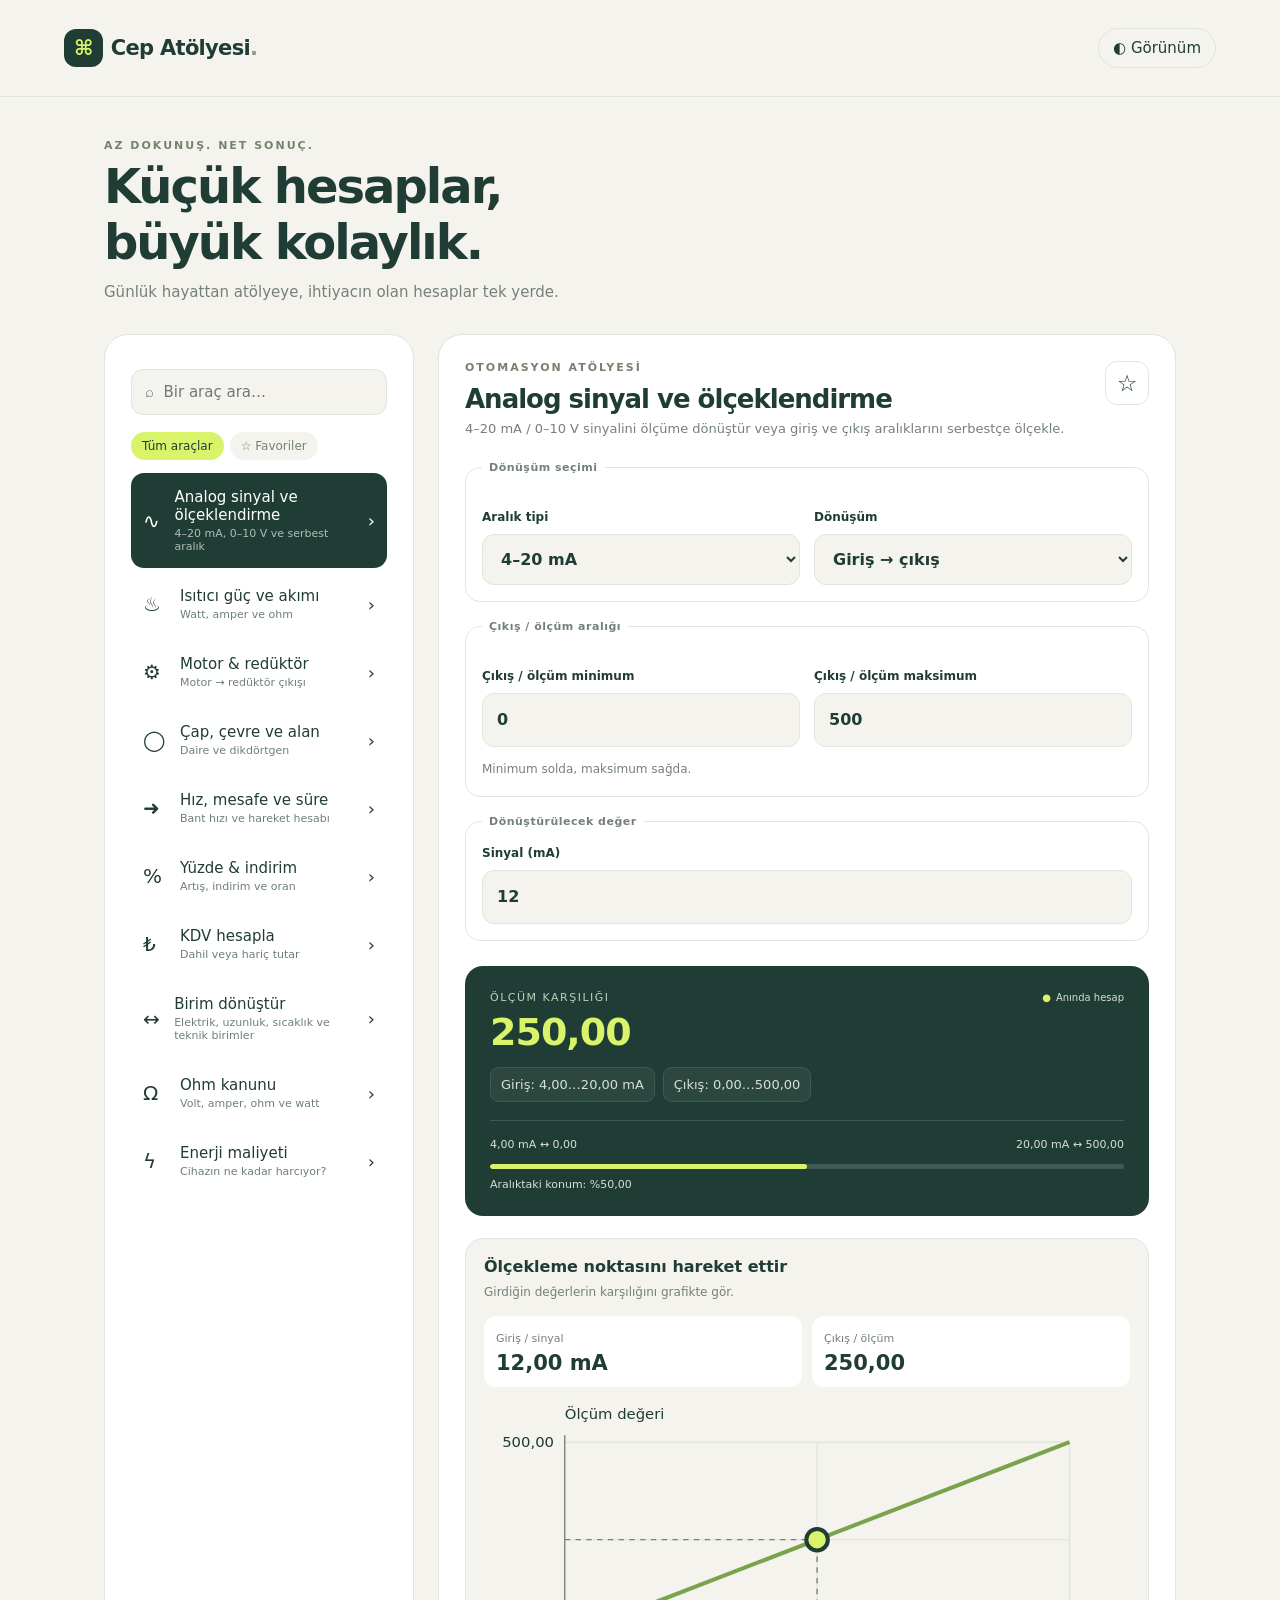
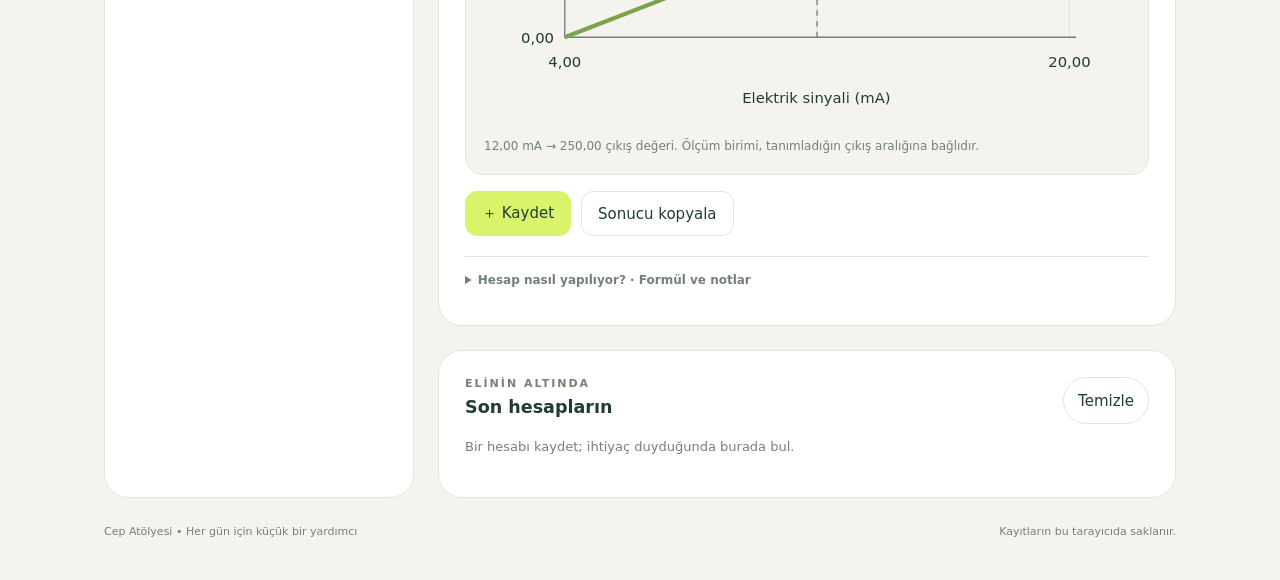
<file: ATOLYE.html>
<!doctype html><html lang="tr"><meta charset="utf-8"><meta name="viewport" content="width=device-width,initial-scale=1"><meta name="theme-color" content="#183c32"><title>Cep Atölyesi</title><style>
[hidden]{display:none!important}.field-note{display:block;font-size:12px;font-weight:400;line-height:1.6;color:var(--muted);margin-top:9px}:root{--bg:#f4f3ed;--card:#fff;--ink:#203d35;--line:#e2e5dc;--muted:#748179;--accent:#d9f36b}*{box-sizing:border-box}body{margin:0;background:var(--bg);color:var(--ink);font:15px system-ui,sans-serif}button,input,select{font:inherit}button{cursor:pointer}header{padding:28px 5%;display:flex;align-items:center;justify-content:space-between;border-bottom:1px solid var(--line)}.brand{font-size:21px;font-weight:800;letter-spacing:-.7px}.logo{background:var(--ink);color:var(--accent);padding:7px 10px;border-radius:12px;margin-right:8px}.quiet{color:var(--muted);font-size:12px}.wrap{max-width:1120px;margin:auto;padding:42px 24px}h1{font-size:clamp(32px,6vw,48px);letter-spacing:-2px;margin:6px 0 10px}p{line-height:1.6}.eyebrow{font-size:11px;letter-spacing:2px;font-weight:800;color:#75836e}.intro{margin-bottom:30px}.layout{display:grid;grid-template-columns:310px 1fr;gap:24px}.panel{background:var(--card);border:1px solid var(--line);border-radius:24px;padding:26px}.search{width:100%;border:1px solid var(--line);border-radius:12px;padding:13px;background:var(--bg);margin-bottom:17px}nav button{width:100%;display:flex;align-items:center;text-align:left;gap:13px;border:0;background:transparent;border-radius:13px;padding:15px 12px;color:var(--ink);margin:4px 0}nav button.active{background:var(--ink);color:white}nav small{display:block;font-size:11px;opacity:.65;margin-top:3px}.ico{font-size:20px;width:24px}.star{margin-left:auto;font-size:18px}.tabs{display:flex;gap:6px;margin-bottom:13px}.tabs button{border:0;border-radius:20px;padding:7px 11px;background:var(--bg);color:var(--muted);font-size:12px}.tabs button.selected{background:var(--accent);color:var(--ink)}.head{display:flex;justify-content:space-between;gap:10px}h2{font-size:26px;letter-spacing:-1px;margin:0 0 7px}.fav{border:1px solid var(--line);background:white;border-radius:12px;width:44px;height:44px;font-size:23px;color:var(--ink)}.fields{display:grid;grid-template-columns:1fr 1fr;gap:16px;margin-top:25px}label{display:block;font-size:12px;font-weight:650}input,select{width:100%;border:1px solid var(--line);border-radius:12px;padding:14px;margin-top:8px;color:var(--ink);background:var(--bg);min-width:0}input:focus,select:focus{outline:2px solid #a9c858}.result{background:var(--ink);color:white;border-radius:18px;padding:25px;margin-top:25px;min-height:148px}.result small{color:#bed0b6;font-size:11px;text-transform:uppercase;letter-spacing:1.5px}.number{font-size:38px;font-weight:750;letter-spacing:-1px;margin:6px 0;color:var(--accent);overflow-wrap:anywhere}.detail{font-size:13px;color:#d6e0d6}.actions{display:flex;gap:10px;margin-top:16px}.actions button{border:1px solid var(--line);background:white;border-radius:12px;padding:12px 16px;color:var(--ink)}.actions .primary{background:var(--accent);border-color:var(--accent)}.formula{font-size:12px;color:var(--muted);margin:20px 0 0}.bottom{margin-top:24px}.history{display:flex;justify-content:space-between;border-bottom:1px solid var(--line);padding:14px 0;gap:12px;font-size:13px}.history span{color:var(--muted);font-size:11px}.empty{color:var(--muted);font-size:13px}footer{display:flex;justify-content:space-between;margin-top:27px;font-size:11px;color:var(--muted)}#toast{position:fixed;bottom:22px;left:50%;transform:translateX(-50%);background:var(--ink);color:white;border-radius:30px;padding:12px 20px;display:none;z-index:4}body.dark{--bg:#0b0b0d;--card:#18181b;--ink:#f1f1f2;--line:#343438;--muted:#a3a3aa}.dark nav button.active,.dark .result{background:#242428}.dark .fav,.dark .actions button{background:var(--card)}.dark .actions .primary{background:var(--accent);color:#203d35}.theme{background:transparent;border:1px solid var(--line);border-radius:25px;padding:10px 14px;color:var(--ink)}@media(max-width:720px){header{padding:20px}.wrap{padding:28px 16px}.layout{grid-template-columns:1fr;gap:16px}.panel{padding:20px;border-radius:20px}nav{display:grid;grid-template-columns:1fr 1fr;gap:3px}nav button{padding:12px 8px;font-size:12px}.ico{font-size:17px}nav small{font-size:10px}.star{display:none}.fields{gap:12px}.number{font-size:32px}.intro{margin-bottom:23px}footer{gap:20px}.quiet{display:none}}

/* Related inputs stay together, including on small screens. */
.fields{display:flex;flex-direction:column;gap:18px}.field-group{margin:0;padding:16px;border:1px solid var(--line);border-radius:15px;min-width:0}.field-group legend{padding:0 7px;font-size:11px;font-weight:750;letter-spacing:.5px;color:var(--muted)}.field-row{display:grid;grid-template-columns:repeat(2,minmax(0,1fr));gap:14px}.field-row label{min-width:0;display:flex;flex-direction:column;justify-content:flex-start;line-height:1.5}.field-label{flex:1;min-height:36px;display:flex;align-items:flex-end}.field-row input,.field-row select{font-size:16px;min-height:48px}.field-row .wide{grid-column:1 / -1}.wide .field-label{min-height:0}.group-note{margin:13px 0 0;font-size:12px;line-height:1.65;color:var(--muted)}.result-heading{display:flex;justify-content:space-between;gap:12px;align-items:center}.live-tag{font-size:10px;color:#d6e0d6;white-space:nowrap}.live-tag:before{content:'●';color:var(--accent);margin-right:5px}.detail{display:flex;flex-wrap:wrap;gap:8px;margin-top:13px;line-height:1.5}.detail span{background:#ffffff0e;border:1px solid #ffffff18;border-radius:9px;padding:7px 10px}.formula-box{margin-top:20px;border-top:1px solid var(--line);padding-top:16px;color:var(--muted);font-size:12px}.formula-box summary{cursor:pointer;min-height:26px;font-weight:650}.formula-box .formula{line-height:1.7;margin:8px 0}.range-guide{margin-top:18px;padding-top:15px;border-top:1px solid #ffffff25}.range-ends{display:flex;justify-content:space-between;gap:12px;font-size:11px;line-height:1.7;color:#d6e0d6}.range-ends span:last-child{text-align:right}.range-track{height:5px;background:#ffffff25;border-radius:5px;margin:9px 0;overflow:hidden}.range-fill{height:100%;background:var(--accent);border-radius:5px}.range-caption{font-size:11px;color:#d6e0d6}.actions{flex-wrap:wrap}button:disabled{opacity:.45;cursor:default}button:focus-visible,summary:focus-visible{outline:2px solid #a9c858;outline-offset:3px}.fav{flex-shrink:0}.history>div{min-width:0}.history strong{overflow-wrap:anywhere}.history span{line-height:1.6}.dark .tabs button.selected{color:#203d35}
@media(max-width:720px){.field-group{padding:12px}.field-row{gap:10px}.field-row input,.field-row select{padding:11px 9px}.field-label{min-height:36px}.result{padding:20px}.live-tag{font-size:9px}.panel{min-width:0}.head>div{min-width:0}nav button{min-width:0}nav button>span:nth-child(2){min-width:0}footer{flex-wrap:wrap}.field-row select{font-size:14px}}

.signal-visual{margin-top:22px;padding:18px;border:1px solid var(--line);border-radius:18px;background:var(--bg)}.signal-visual h3{margin:0;font-size:16px}.signal-visual .visual-hint{font-size:12px;line-height:1.6;color:var(--muted);margin:7px 0 14px}.signal-values{display:grid;grid-template-columns:repeat(2,minmax(0,1fr));gap:10px}.signal-values div{padding:12px;background:var(--card);border-radius:12px;min-width:0}.signal-values small{color:var(--muted);font-size:11px}.signal-values strong{display:block;font-size:21px;margin-top:5px;overflow-wrap:anywhere}.signal-chart{width:100%;display:block;color:var(--ink);touch-action:none;user-select:none;cursor:crosshair;margin-top:8px}.signal-chart text{fill:currentColor;font:11px system-ui,sans-serif}.signal-chart path{fill:none}.signal-chart .chart-grid{stroke:var(--line);stroke-width:1}.signal-chart .chart-axis{stroke:var(--muted);stroke-width:1}.signal-chart .chart-line{stroke:#7ba34d;stroke-width:3;fill:none}.signal-chart .chart-cross{stroke:var(--muted);stroke-width:1;stroke-dasharray:4 4}.signal-chart .chart-point{fill:var(--accent);stroke:#203d35;stroke-width:3}.signal-slider{padding:0;border:0;min-height:44px;margin:0;accent-color:#6c943d;background:transparent;cursor:ew-resize}.signal-stops{display:flex;justify-content:space-between;gap:5px}.signal-stops button{border:1px solid var(--line);background:var(--card);color:var(--ink);border-radius:9px;padding:10px 8px;min-height:42px;flex:1;font-size:12px}.signal-stops button.active{background:var(--accent);color:#203d35;border-color:var(--accent)}.signal-position{display:flex;justify-content:space-between;align-items:center;font-size:12px;margin-top:10px;gap:10px}.signal-state{font-size:12px;line-height:1.6;margin:12px 0 0;color:var(--muted)}.signal-state.warning{color:#a44c24}.dark .signal-state.warning{color:#ffc48d}

.workshop-visual{margin-top:22px;padding:18px;border:1px solid var(--line);border-radius:18px;background:var(--bg)}.workshop-visual h3{font-size:16px;margin:0}.workshop-svg{display:block;width:100%;height:auto;overflow:visible;margin:15px 0 5px}.workshop-svg text{font-family:system-ui,sans-serif}.workshop-svg path{fill:none}.workshop-note{font-size:12px;line-height:1.65;color:var(--muted);margin:12px 0}.visual-controls{border-top:1px solid var(--line);padding-top:6px}.visual-control+.visual-control{margin-top:3px}.visual-playback{display:flex;align-items:center;flex-wrap:wrap;gap:8px;padding:12px 0;border-top:1px solid var(--line)}.visual-playback button{min-height:42px;padding:10px 12px;border:1px solid var(--line);border-radius:10px;background:var(--card);color:var(--ink)}.visual-playback button:first-child{background:var(--accent);color:#203d35}.visual-playback select{width:auto;margin:0;padding:8px;min-height:42px;font-size:13px}.visual-time{font-size:12px;color:var(--muted);width:100%}.visual-intro{font-size:12px;color:var(--muted);line-height:1.6;margin:7px 0 0}@media(max-width:420px){.workshop-visual{padding:12px}.workshop-visual .signal-position{align-items:flex-end}.workshop-visual .signal-position label{max-width:75%}}
@media(max-width:720px){.workshop-svg text{font-size:18px}.signal-chart text{font-size:16px}}
.rpm-readouts{display:grid;grid-template-columns:repeat(3,minmax(0,1fr));gap:9px;margin-top:9px}.rpm-readout{border:1px solid var(--line);background:var(--card);border-radius:12px;padding:12px;min-width:0}.rpm-readout small{display:block;color:var(--muted);font-size:11px;margin-bottom:7px}.rpm-readout strong{display:block;font-size:15px;overflow-wrap:anywhere}@media(max-width:520px){.rpm-readouts{grid-template-columns:repeat(2,minmax(0,1fr))}.rpm-readout{padding:10px}}.rpm-comparison{display:grid;grid-template-columns:repeat(2,minmax(0,1fr));gap:12px;margin-top:14px}.rpm-comparison-col{background:var(--card);border:1px solid var(--line);border-radius:14px;padding:14px;min-width:0}.rpm-comparison-col h4{margin:0 0 10px;font-size:13px}.rpm-comparison-item{display:flex;justify-content:space-between;align-items:baseline;gap:9px;border-top:1px solid var(--line);padding:11px 0;font-size:12px}.rpm-comparison-item span{color:var(--muted)}.rpm-comparison-item strong{text-align:right;overflow-wrap:anywhere;font-size:13px}@media(max-width:450px){.rpm-comparison{gap:8px}.rpm-comparison-col{padding:10px}.rpm-comparison-item{display:block}.rpm-comparison-item strong{display:block;margin-top:4px;text-align:left}}
#signal-slider,#signal-stops,#signal-visual .signal-position,#visual-scrub-row,#workshop-controls,#visual-playback{display:none!important}.signal-chart{cursor:default;touch-action:auto}</style><header><div class="brand"><span class="logo">⌘</span>Cep Atölyesi<span style="color:#91a082">.</span></div><button class="theme" id="theme" aria-label="Temayı değiştir">◐ Görünüm</button></header><main class="wrap"><section class="intro"><div class="eyebrow">AZ DOKUNUŞ. NET SONUÇ.</div><h1>Küçük hesaplar,<br>büyük kolaylık.</h1><p style="color:var(--muted);margin:0">Günlük hayattan atölyeye, ihtiyacın olan hesaplar tek yerde.</p></section><div class="layout"><aside class="panel"><input class="search" id="search" placeholder="⌕  Bir araç ara…" aria-label="Araç ara"><div class="tabs"><button id="all" class="selected">Tüm araçlar</button><button id="favorites">☆ Favoriler</button></div><nav id="nav"></nav></aside><section><div class="panel"><div class="head"><div><div class="eyebrow" id="category" style="margin-bottom:10px"></div><h2 id="title"></h2><div class="empty" id="desc"></div></div><button id="fav" class="fav" aria-label="Favorilere ekle">☆</button></div><div id="fields" class="fields"></div><div class="result" aria-live="polite"><div class="result-heading"><small id="resultlabel">SONUÇ</small><span class="live-tag">Anında hesap</span></div><div class="number" id="number">—</div><div class="detail" id="detail"></div><div id="range-guide" class="range-guide" hidden><div class="range-ends"><span id="range-left"></span><span id="range-right"></span></div><div class="range-track" aria-hidden="true"><div class="range-fill" id="range-fill"></div></div><div class="range-caption" id="range-caption"></div></div></div><section id="signal-visual" class="signal-visual" hidden aria-labelledby="signal-visual-title"><h3 id="signal-visual-title">Ölçekleme noktasını hareket ettir</h3><p class="visual-hint">Girdiğin değerlerin karşılığını grafikte gör.</p><div class="signal-values"><div><small>Giriş / sinyal</small><strong id="signal-live">—</strong></div><div><small>Çıkış / ölçüm</small><strong id="measure-live">—</strong></div></div><svg id="signal-chart" class="signal-chart" viewBox="0 0 480 245" role="img" aria-labelledby="chart-title chart-desc"><title id="chart-title">Sinyal ve ölçüm arasındaki doğrusal ilişki</title><desc id="chart-desc">Yatay eksen giriş sinyalini, dikey eksen çıkış değerini gösterir. Grafik, girilen değerlerin hesaplanan karşılığını gösterir.</desc><path class="chart-grid" d="M60 35H435 M60 107.5H435 M247.5 35V180 M435 35V180"/><path class="chart-axis" d="M60 30V180H440"/><path class="chart-line" d="M60 180L435 35"/><path id="signal-cross" class="chart-cross" d=""/><text x="60" y="18">Ölçüm değeri</text><text id="chart-top" x="52" y="39" text-anchor="end"></text><text id="chart-bottom" x="52" y="184" text-anchor="end"></text><text id="chart-left" x="60" y="202" text-anchor="middle"></text><text id="chart-right" x="435" y="202" text-anchor="middle"></text><text id="chart-x-title" x="247" y="229" text-anchor="middle"></text><circle id="signal-point" class="chart-point" cx="247.5" cy="107.5" r="8"/></svg><div class="signal-position"><label for="signal-slider">Sinyal konumu</label><strong id="signal-percent">—</strong></div><input id="signal-slider" class="signal-slider" type="range" min="0" max="100" step="0.1" value="50" aria-describedby="signal-state"><div class="signal-stops" id="signal-stops"><button type="button" data-percent="0">%0</button><button type="button" data-percent="25">%25</button><button type="button" data-percent="50">%50</button><button type="button" data-percent="75">%75</button><button type="button" data-percent="100">%100</button></div><p id="signal-state" class="signal-state"></p></section><section id="workshop-visual" class="workshop-visual" hidden aria-labelledby="workshop-title"><h3 id="workshop-title">Hesabı görerek incele</h3><p class="visual-intro">Üstteki giriş değerlerini değiştir; çizim otomatik güncellensin.</p><div id="workshop-drawing"></div><div class="visual-playback" id="visual-playback" hidden><button id="visual-play" type="button">▶ Başlat</button><button id="visual-reset" type="button">↺ Başa al</button><label for="visual-speed">Gösterim</label><select id="visual-speed"><option value="1">1×</option><option value="5">5×</option><option value="10">10×</option></select><span id="visual-time" class="visual-time"></span></div><div id="visual-scrub-row" hidden><div class="signal-position"><label for="visual-scrub">Yoldaki konum</label><strong id="visual-scrub-value"></strong></div><input type="range" min="0" max="100" step="0.1" value="0" class="signal-slider" id="visual-scrub"></div><p id="workshop-note" class="workshop-note"></p><div id="workshop-controls" class="visual-controls"></div></section><div class="actions"><button class="primary" id="save">＋ Kaydet</button><button id="copy">Sonucu kopyala</button></div><details class="formula-box"><summary>Hesap nasıl yapılıyor? · Formül ve notlar</summary><p class="formula" id="formula"></p></details></div><div class="panel bottom"><div class="head"><div><div class="eyebrow">ELİNİN ALTINDA</div><h3 style="margin:7px 0">Son hesapların</h3></div><button class="theme" id="clear">Temizle</button></div><div id="history"></div></div></section></div><footer><span>Cep Atölyesi • Her gün için küçük bir yardımcı</span><span>Kayıtların bu tarayıcıda saklanır.</span></footer></main><div id="toast" role="status"></div><script>
const $=s=>document.getElementById(s),fmt=n=>Number(n).toLocaleString('tr-TR',{minimumFractionDigits:2,maximumFractionDigits:2}),n=id=>Number($(id).value.trim().replace(',','.'));
const tools=[
{id:'signal',icon:'∿',title:'Analog sinyal ve ölçeklendirme',sub:'4–20 mA, 0–10 V ve serbest aralık',cat:'OTOMASYON ATÖLYESİ',desc:'4–20 mA / 0–10 V sinyalini ölçüme dönüştür veya giriş ve çıkış aralıklarını serbestçe ölçekle.',fields:[['kind','Aralık tipi',['4–20 mA','0–10 V','Serbest ölçeklendirme']],['mode','Dönüşüm',['Giriş → çıkış','Çıkış → giriş']],['d','Giriş minimum','0'],['e','Giriş maksimum','10000'],['b','Çıkış / ölçüm minimum','0'],['c','Çıkış / ölçüm maksimum','500'],['a','Giriş değeri','12']],calc:()=>{let r=signalRange(),a=n('a'),rev=$('mode').selectedIndex===1;if(!Number.isFinite(r.lo)||!Number.isFinite(r.hi)||r.hi<=r.lo)throw Error('Giriş maksimumu minimumdan büyük olmalı.');if(r.max<=r.min)throw Error('Çıkış maksimumu minimumdan büyük olmalı.');let v=rev?r.lo+(a-r.min)*(r.hi-r.lo)/(r.max-r.min):r.min+(a-r.lo)*(r.max-r.min)/(r.hi-r.lo),outside=rev?a<r.min||a>r.max:a<r.lo||a>r.hi;return [fmt(v)+(rev&&r.unit?' '+r.unit:''),(outside?'Aralık dışında; doğrusal uzatma uygulanır. • ':'')+`Giriş: ${fmt(r.lo)}…${fmt(r.hi)} ${r.unit} • Çıkış: ${fmt(r.min)}…${fmt(r.max)}`]},formula:'Doğrusal ölçekleme: çıkış = çıkış min + (giriş − giriş min) × (çıkış max − çıkış min) / (giriş max − giriş min). Ters dönüşüm de mümkündür. Sınır dışı değerler kırpılmaz.'},{id:'heater',icon:'♨',title:'Isıtıcı güç ve akımı',sub:'Watt, amper ve ohm',cat:'ELEKTRİK ATÖLYESİ',desc:'Gerilimle birlikte güç, akım veya direnç gir; diğerlerini bul.',fields:[['mode','Bilinen değer',['Güç (W)','Akım (A)','Direnç (Ω)']],['a','Gerilim (V)','230'],['b','Güç (W)','2000']],calc:()=>{let v=n('a'),b=n('b'),m=$('mode').selectedIndex;if(v<=0||b<=0)throw Error('Gerilim ve ikinci değer sıfırdan büyük olmalı.');let power=m===0?b:m===1?v*b:v*v/b,i=power/v,r=v*v/power;return [fmt(i)+' A',`Güç: ${fmt(power)} W • Direnç: ${fmt(r)} Ω`]},formula:'İdeal dirençli yük: P = V × I = V² / R. DC veya tek faz AC etkin gerilim için; üç faz bağlantıları kapsamaz.'},
{id:'rpm',icon:'⚙',title:'Motor & redüktör',sub:'Motor → redüktör çıkışı',cat:'MEKANİK ATÖLYE',desc:'Motor gücü, devri ve redüktör oranını gir; çıkışta devir ve torkun nasıl değiştiğini gör.',fields:[['a','Motor devri (RPM)','1400'],['b','Redüktör oranı (i)','30'],['c','Motor mil gücü (kW)','1,5']],calc:()=>{let rpm=n('a'),ratio=n('b'),kw=n('c');if(rpm<=0||ratio<=0||kw<=0)throw Error('Motor devri, redüktör oranı ve motor gücü sıfırdan büyük olmalı.');let tin=9550*kw/rpm,tout=tin*ratio,out=rpm/ratio;return [fmt(out)+' RPM',`Giriş torku: ${fmt(tin)} Nm • Çıkış torku (ideal): ${fmt(tout)} Nm • Çıkış dönüş hızı: ${fmt(out/60)} RPS • Çıkış tur süresi: ${fmt(60/out)} s`]},formula:'Çıkış devri (RPM) = motor RPM / redüktör oranı. Giriş torku (Nm) ≈ 9550 × motor mil gücü (kW) / motor RPM. İdeal çıkış torku = giriş torku × redüktör oranı. RPS = RPM / 60; tur süresi = 60 / RPM. Hesap kayıpsız (verim %100) redüktör varsayar; gerçek tork daha düşük olabilir. Redüktörün katalog tork sınırına uyulmalıdır.'},
{id:'circle',icon:'◯',title:'Çap, çevre ve alan',sub:'Daire ve dikdörtgen',cat:'ÖLÇÜ & GEOMETRİ',desc:'Şekli ve ölçüleri seç; alanı ve çevreyi birlikte gör.',fields:[['mode','Şekil ve bilinen',['Daire: çap','Daire: yarıçap','Daire: çevre','Dikdörtgen']],['a','Çap','10'],['b','İkinci kenar (dikdörtgen)','20'],['unit','Uzunluk birimi',['mm','cm','m']]],calc:()=>{let a=n('a'),b=n('b'),m=$('mode').selectedIndex,u=$('unit').value;if(a<=0||(m===3&&b<=0))throw Error('Kullanılan uzunluklar sıfırdan büyük olmalı.');let d=m===0?a:m===1?2*a:a/Math.PI,area=m===3?a*b:Math.PI*d*d/4,per=m===3?2*(a+b):Math.PI*d;return [fmt(area)+' '+u+'²',`Çevre: ${fmt(per)} ${u}`+(m===3?'':` • Çap: ${fmt(d)} ${u}`)]},formula:'Daire: çevre = πd, alan = πd² / 4. Dikdörtgen: alan = a × b, çevre = 2(a + b).'},
{id:'motion',icon:'➜',title:'Hız, mesafe ve süre',sub:'Bant hızı ve hareket hesabı',cat:'MEKANİK ATÖLYE',desc:'Sabit hızlı hareket için iki değerden üçüncüsünü hesapla.',fields:[['mode','Hesaplanacak',['Süre','Mesafe','Hız']],['a','Mesafe (m)','10'],['b','Hız (m/s)','0,5']],calc:()=>{let a=n('a'),b=n('b'),m=$('mode').selectedIndex;if(a<0||b<=0)throw Error('İlk değer negatif olamaz; ikinci değer sıfırdan büyük olmalı.');let v=m===1?a*b:a/b;return [fmt(v)+[' s',' m',' m/s'][m],m===2?`${fmt(v*60)} m/dk • ${fmt(v*3.6)} km/sa`:m===0?`${fmt(v/60)} dakika`:'Sabit hızlı hareket; ivmelenme dahil değildir.']},formula:'Mesafe = hız × süre. Giriş birimleri metre, saniye ve metre/saniyedir.'},

{id:'percent',icon:'%',title:'Yüzde & indirim',sub:'Artış, indirim ve oran',cat:'GÜNLÜK HESAPLAR',desc:'Bir tutarın yüzdesini, indirimini veya artışını bul.',fields:[['a','Tutar','1000'],['b','Yüzde (%)','20'],['mode','İşlem',['İndirim uygula','Artış uygula','Yüzdesini bul']]],calc:()=>{let a=n('a'),b=n('b'),v=a*b/100,m=$('mode').selectedIndex;return [fmt(m===0?a-v:m===1?a+v:v),`Yüzde tutarı: ${fmt(v)} • Başlangıç: ${fmt(a)}`]},formula:'Yüzde tutarı = tutar × yüzde / 100'},
{id:'vat',icon:'₺',title:'KDV hesapla',sub:'Dahil veya hariç tutar',cat:'GÜNLÜK HESAPLAR',desc:'KDV oranını kendin belirle, tutarları birlikte gör.',fields:[['a','Tutar (₺)','1000'],['b','KDV oranı (%)','20'],['mode','Giriş tutarı',['KDV hariç','KDV dahil']]],calc:()=>{let a=n('a'),r=n('b')/100;if(r<0)throw Error('KDV oranı negatif olamaz.');let base=$('mode').selectedIndex?a/(1+r):a;return [fmt(base*(1+r))+' ₺',`KDV hariç: ${fmt(base)} ₺ • KDV: ${fmt(base*r)} ₺`]},formula:'KDV dahil = KDV hariç × (1 + oran / 100). Oran kullanıcı tarafından belirlenir.'},
{id:'unit',icon:'↔',title:'Birim dönüştür',sub:'Elektrik, uzunluk, sıcaklık ve teknik birimler',cat:'ÖLÇÜ & DÖNÜŞÜM',desc:'Birimi seç, karşılığını anında gör.',fields:[['group','Ölçü',['Uzunluk','Kütle','Sıcaklık','Akım','Gerilim','Güç','Alan','Enerji','Hacim','Basınç','Hız','Zaman','Tork']],['a','Değer','100'],['from','Kaynak birim',[]],['to','Hedef birim',[]]],calc:()=>{let a=n('a'),f=$('from').value,t=$('to').value,v;if($('group').value==='Sıcaklık'){let c=f==='°C'?a:f==='°F'?(a-32)*5/9:a-273.15;if(c< -273.15000001)throw Error('Sıcaklık mutlak sıfırın altında olamaz.');v=t==='°C'?c:t==='°F'?c*9/5+32:c+273.15}else v=a*units[f]/units[t];return [fmt(v)+' '+t,`${fmt(a)} ${f} = ${fmt(v)} ${t}`]},formula:'Dönüşümler standart birim katsayıları ile hesaplanır.'},
{id:'ohm',icon:'Ω',title:'Ohm kanunu',sub:'Volt, amper, ohm ve watt',cat:'ELEKTRİK ATÖLYESİ',desc:'Bildiğin iki büyüklüğü seç; gerilim, akım, direnç ve gücü birlikte gör.',fields:[['mode','Bilinen iki değer',['Gerilim + Direnç (V, Ω)','Gerilim + Akım (V, A)','Akım + Direnç (A, Ω)','Gerilim + Güç (V, W)','Akım + Güç (A, W)','Direnç + Güç (Ω, W)']],['a','Gerilim (V)','24'],['b','Direnç (Ω)','120']],calc:()=>{let values=ohmValues(),m=$('mode').selectedIndex,key=['i','p','v','i','v','v'][m],names={v:'Gerilim',i:'Akım',r:'Direnç',p:'Güç'},units={v:'V',i:'A',r:'Ω',p:'W'};return [fmt(values[key])+' '+units[key],Object.keys(values).filter(k=>k!==key).map(k=>`${names[k]}: ${fmt(values[k])} ${units[k]}`).join(' • ')]},formula:'İdeal dirençli DC devreler için: V = I × R; P = V × I = I² × R = V² / R. V: volt, I: amper, R: ohm, P: watt. Güç verilen hesaplarda P / V, P / I veya karekök ilişkileri kullanılır; bu araçta her iki giriş de sıfırdan büyük olmalıdır.'},
{id:'energy',icon:'ϟ',title:'Enerji maliyeti',sub:'Cihazın ne kadar harcıyor?',cat:'ELEKTRİK ATÖLYESİ',desc:'Güç, kullanım süresi ve birim fiyatla maliyeti tahmin et.',fields:[['a','Cihaz gücü (W)','2000'],['b','Günlük kullanım (saat)','3'],['c','Birim fiyat (₺/kWh)','3'],['d','Gün sayısı','30']],calc:()=>{let a=n('a'),b=n('b'),c=n('c'),d=n('d');if([a,b,c,d].some(x=>x<0)||b>24)throw Error('Değerler negatif olamaz; günlük süre en fazla 24 saat.');let e=a/1000*b*d;return [fmt(e*c)+' ₺',`Tüketim: ${fmt(e)} kWh • ${fmt(d)} günlük tahmin`]},formula:'Enerji = (W / 1000) × saat × gün. Birim fiyatı faturandan gir; sabit güç varsayılır.'},
];
const units={'mm':.001,'cm':.01,'m':1,'km':1000,'inç':.0254,'ft':.3048,'lb':.45359237,'mm²':1e-6,'cm²':1e-4,'m²':1,'inç²':.00064516,'mL':.001,'L':1,'m³':1000,'galon':3.785411784,'bar':100000,'kPa':1000,'MPa':1000000,'psi':6894.757293168,'m/s':1,'km/sa':1/3.6,'mph':.44704,'ms':.001,'s':1,'dk':60,'sa':3600,'N·m':1,'N·cm':.01,'kgf·m':9.80665,'lbf·ft':1.3558179483314,'g':.001,'kg':1,'ton':1000,'µA':0.000001,'mA':0.001,'A':1,'kA':1000,'mV':0.001,'V':1,'kV':1000,'mW':0.001,'W':1,'kW':1000,'MW':1000000,'mΩ':0.001,'Ω':1,'kΩ':1000,'MΩ':1000000,'mWh':0.001,'Wh':1,'kWh':1000,'MWh':1000000,'Hz':1,'kHz':1000,'MHz':1000000,'pF':1e-12,'nF':1e-9,'µF':1e-6,'mF':1e-3,'F':1,'µH':1e-6,'mH':0.001,'H':1,'mC':0.001,'C':1,'Ah':3600,'mAh':3.6,'µS':1e-6,'mS':0.001,'S':1};let current=tools[0],onlyFav=false,valid=false,last=[];function read(k,d){try{return JSON.parse(localStorage.getItem(k))??d}catch{return d}}let favs=read('ca-favs',[]),history=read('ca-history',[]);function persist(k,v){try{localStorage.setItem(k,JSON.stringify(v))}catch{toast('Tarayıcı kaydetmeye izin vermiyor.')}}
function toast(t){$('toast').textContent=t;$('toast').style.display='block';setTimeout(()=>$('toast').style.display='none',2200)}function nav(){let list=tools.filter(t=>(!onlyFav||favs.includes(t.id))&&(t.title+' '+t.sub).toLocaleLowerCase('tr').includes($('search').value.toLocaleLowerCase('tr')));$('nav').innerHTML='';list.forEach(t=>{let b=document.createElement('button');b.className=t===current?'active':'';b.innerHTML=`<span class="ico">${t.icon}</span><span>${t.title}<small>${t.sub}</small></span><span class="star">${favs.includes(t.id)?'★':'›'}</span>`;b.onclick=()=>open(t);$('nav').append(b)});if(!list.length)$('nav').innerHTML='<p class="empty">Burada henüz araç yok.</p>'}

const fieldGroups={
signal:[['Dönüşüm seçimi',['kind','mode']],['Giriş aralığı (serbest mod)',['d','e'],'Serbest ölçeklendirmede kullanılır; diğer modlarda sinyal sınırları otomatik belirlenir.'],['Çıkış / ölçüm aralığı',['b','c'],'Minimum solda, maksimum sağda.'],['Dönüştürülecek değer',['a']]],
heater:[['Bilinen büyüklük',['mode']],['Isıtıcı değerleri',['a','b']]],
rpm:[['Motor ve redüktör',['a','b']],['Motor gücü',['c']]],
circle:[['Şekil ve birim',['mode','unit']],['Ölçüler',['a','b']]],
motion:[['Hesap seçimi',['mode']],['Bilinen değerler',['a','b']]],
percent:[['İşlem seçimi',['mode']],['Tutar ve oran',['a','b']]],
vat:[['Tutarın türü',['mode']],['Tutar ve KDV oranı',['a','b']]],
unit:[['Ölçü türü',['group']],['Birimler',['from','to']],['Dönüştürülecek değer',['a']]],
ohm:[['Hesap seçimi',['mode']],['Bilinen değerler',['a','b']]],
energy:[['Kullanım süresi',['b','d']],['Güç ve birim fiyat',['a','c']]],
scale:[['Giriş aralığı',['b','c']],['Çıkış aralığı',['d','e']],['Ölçeklenecek değer',['a']]]
};
function open(t){
 current=t;signalSnapshot=null;visualKey='';$('title').textContent=t.title;$('desc').textContent=t.desc;$('category').textContent=t.cat;$('formula').textContent=t.formula;$('fav').textContent=favs.includes(t.id)?'★':'☆';$('fav').setAttribute('aria-pressed',favs.includes(t.id));$('fields').innerHTML='';
 for(const [heading,keys,hint] of fieldGroups[t.id]){
  let group=document.createElement('fieldset');group.className='field-group';group.dataset.keys=keys.join(',');let legend=document.createElement('legend');legend.textContent=heading;group.append(legend);let row=document.createElement('div');row.className='field-row';group.append(row);
  for(const key of keys){const [id,label,value]=t.fields.find(f=>f[0]===key);let l=document.createElement('label');l.htmlFor=id;if(keys.length===1)l.className='wide';let title=document.createElement('span');title.className='field-label';title.textContent=label;l.append(title);let el=document.createElement(Array.isArray(value)?'select':'input');el.id=id;if(Array.isArray(value))value.forEach(v=>el.add(new Option(v,v)));else{el.value=value;el.inputMode='decimal';el.autocomplete='off';el.spellcheck=false}l.append(el);row.append(l);el.addEventListener('input',()=>{if(t.id==='signal')preserveSignalPosition(id);if(id==='group')unitOptions();if(t.id==='ohm'&&id==='mode')ohmLabels();dynamicFields();calculate()})}
  if(hint){let note=document.createElement('p');note.className='group-note';note.textContent=hint;group.append(note)}$('fields').append(group);
 }
   if(t.id==='rpm'){let note=document.createElement('p');note.className='group-note';note.textContent='Motor etiketindeki nominal kW genellikle mildeki mekanik gücü belirtir. Çıkış torku, kayıp olmadığı varsayılan ideal değerdir.';$('c').closest('fieldset').append(note)}
 if(t.id==='unit')unitOptions();dynamicFields();nav();calculate();
}

function unitOptions(){const groups=[['mm','cm','m','km','inç','ft'],['g','kg','ton','lb'],['°C','°F','K'],['µA','mA','A','kA'],['mV','V','kV'],['mW','W','kW','MW'],['mm²','cm²','m²','inç²'],['mWh','Wh','kWh','MWh'],['mL','L','m³','galon'],['bar','kPa','MPa','psi'],['m/s','km/sa','mph'],['ms','s','dk','sa'],['N·m','N·cm','kgf·m','lbf·ft']];let opts=groups[$('group').selectedIndex]||groups[0];['from','to'].forEach(id=>{$(id).innerHTML='';opts.forEach(v=>$(id).add(new Option(v,v)))});$('to').selectedIndex=1} function ohmLabels(){let m=$('mode').selectedIndex;['a','b'].forEach((id,i)=>$(id).parentElement.firstChild.textContent=[['Gerilim (V)','Direnç (Ω)'],['Gerilim (V)','Akım (A)'],['Akım (A)','Direnç (Ω)'],['Gerilim (V)','Güç (W)'],['Akım (A)','Güç (W)'],['Direnç (Ω)','Güç (W)']][m][i])}
function ohmValues(){let a=n('a'),b=n('b'),m=$('mode').selectedIndex;if(!Number.isFinite(a)||!Number.isFinite(b)||a<=0||b<=0)throw Error('Bilinen iki değer de sıfırdan büyük olmalı.');let v,i,r,p;switch(m){case 0:v=a;r=b;i=v/r;p=v*i;break;case 1:v=a;i=b;r=v/i;p=v*i;break;case 2:i=a;r=b;v=i*r;p=v*i;break;case 3:v=a;p=b;i=p/v;r=v/i;break;case 4:i=a;p=b;v=p/i;r=v/i;break;case 5:r=a;p=b;v=Math.sqrt(p*r);i=Math.sqrt(p/r);break;default:throw Error('Bilinen değer çiftini seç.')}if(![v,i,r,p].every(Number.isFinite))throw Error('Değerler hesap aralığını aşıyor.');return {v,i,r,p}}


function dynamicFields(){let id=current.id,m=$('mode')?.selectedIndex??0;function label(key,text){$(key).parentElement.firstChild.textContent=text}if(id==='signal'){let kind=$('kind').selectedIndex;label('a',m===1?'Çıkış / ölçüm değeri':kind===0?'Sinyal (mA)':kind===1?'Sinyal (V)':'Giriş değeri');$('d').closest('fieldset').hidden=kind!==2;['d','e'].forEach(k=>{$(k).disabled=kind!==2});}if(id==='heater')label('b',['Güç (W)','Akım (A)','Direnç (Ω)'][m]);if(id==='circle'){label('a',['Çap','Yarıçap','Çevre','Birinci kenar'][m]);$('b').parentElement.hidden=m!==3;$('b').disabled=m!==3;$('a').parentElement.classList.toggle('wide',m!==3)}if(id==='motion'){label('a',['Mesafe (m)','Hız (m/s)','Mesafe (m)'][m]);label('b',['Hız (m/s)','Süre (s)','Süre (s)'][m])}}


function resultName(){let m=$('mode')?.selectedIndex??0;return {signal:m===1?'Hesaplanan sinyal':'Ölçüm karşılığı',heater:'Isıtıcı akımı',rpm:'Redüktör çıkış devri',circle:'Alan',motion:['Süre','Mesafe','Hız'][m],percent:['İndirimli tutar','Artırılmış tutar','Yüzde tutarı'][m],vat:'KDV dahil toplam',unit:'Dönüşüm sonucu',ohm:['Akım','Elektrik gücü','Gerilim','Akım','Gerilim','Gerilim'][m],energy:'Tahmini maliyet',scale:'Ölçeklenmiş değer'}[current.id]}
function showRange(){let guide=$('range-guide');guide.hidden=!valid||current.id!=='signal';if(guide.hidden)return;let r=signalRange(),rev=$('mode').selectedIndex===1,low=rev?r.min:r.lo,high=rev?r.max:r.hi,value=n('a');let percent=(value-low)/(high-low)*100;$('range-left').textContent=`${fmt(r.lo)} ${r.unit} ↔ ${fmt(r.min)}`;$('range-right').textContent=`${fmt(r.hi)} ${r.unit} ↔ ${fmt(r.max)}`;$('range-fill').style.width=Math.min(100,Math.max(0,percent))+'%';$('range-caption').textContent=`Aralıktaki konum: %${fmt(percent)}`+(percent<0||percent>100?' · Aralık dışında; sonuç kırpılmaz.':'')}
function calculate(){
 $('resultlabel').textContent=resultName();$('detail').replaceChildren();
 try{for(const el of $('fields').querySelectorAll('input:not(:disabled)'))if(!el.value.trim()||!Number.isFinite(n(el.id)))throw Error('Tüm alanlara geçerli bir sayı gir.');last=current.calc();if(!last||last.some(v=>/NaN|Infinity|∞/.test(v)))throw Error('Sonuç hesaplanamıyor; değerleri kontrol et.');$('number').textContent=last[0];last[1].split(' • ').forEach(text=>{let item=document.createElement('span');item.textContent=text;$('detail').append(item)});valid=true}catch(e){$('number').textContent='—';$('detail').textContent=e.message;valid=false}
 $('save').disabled=$('copy').disabled=!valid;showRange();updateSignalVisual();updateWorkshopVisual();
}

function renderHistory(){$('history').innerHTML='';if(!history.length)$('history').innerHTML='<p class="empty">Bir hesabı kaydet; ihtiyaç duyduğunda burada bul.</p>';history.forEach(h=>{let row=document.createElement('div');row.className='history';let left=document.createElement('div');left.textContent=h.title;let sub=document.createElement('span');sub.style.display='block';sub.textContent=h.detail;left.append(sub);let right=document.createElement('strong');right.textContent=h.result;row.append(left,right);$('history').append(row)})}

let signalSnapshot=null;
function signalRange(){let kind=$('kind').selectedIndex;return {lo:kind===0?4:kind===1?0:n('d'),hi:kind===0?20:kind===1?10:n('e'),unit:kind===0?'mA':kind===1?'V':'',min:n('b'),max:n('c')}}
function preserveSignalPosition(field){if(!signalSnapshot||!valid)return;const r=signalRange();if(field==='mode')$('a').value=String(Number(($('mode').selectedIndex===0?signalSnapshot.signal:signalSnapshot.measure).toFixed(8)));if(field==='kind'&&$('mode').selectedIndex===0)$('a').value=String(Number((r.lo+signalSnapshot.fraction*(r.hi-r.lo)).toFixed(8)))}
function updateSignalVisual(){
 const panel=$('signal-visual');panel.hidden=current.id!=='signal';if(panel.hidden){signalSnapshot=null;return}
 const sr=signalRange();const ready=valid&&Number.isFinite(sr.lo)&&Number.isFinite(sr.hi)&&sr.hi>sr.lo&&Number.isFinite(sr.min)&&Number.isFinite(sr.max)&&sr.max>sr.min;$('signal-slider').disabled=!ready;$('signal-stops').querySelectorAll('button').forEach(b=>b.disabled=!ready);$('signal-chart').setAttribute('aria-disabled',String(!ready));
 if(!ready){signalSnapshot=null;$('signal-live').textContent=$('measure-live').textContent=$('signal-percent').textContent='—';$('signal-point').style.display='none';$('signal-cross').setAttribute('d','');$('signal-state').textContent='Grafiği kullanmak için geçerli bir değer ve minimumdan büyük bir maksimum gir.';$('signal-state').className='signal-state';['chart-top','chart-bottom','chart-left','chart-right','chart-x-title'].forEach(id=>$(id).textContent='');$('signal-stops').querySelectorAll('button').forEach(b=>b.classList.remove('active'));return}
 const r=signalRange(),fraction=$('mode').selectedIndex===0?(n('a')-r.lo)/(r.hi-r.lo):(n('a')-r.min)/(r.max-r.min),signal=r.lo+fraction*(r.hi-r.lo),measure=r.min+fraction*(r.max-r.min);signalSnapshot={fraction,signal,measure};let pct=fraction*100,inside=pct>=0&&pct<=100;
 $('signal-live').textContent=fmt(signal)+(r.unit?' '+r.unit:'');$('measure-live').textContent=fmt(measure);$('signal-percent').textContent='%'+fmt(pct);$('signal-slider').value=String(Math.max(0,Math.min(100,pct)));$('signal-slider').setAttribute('aria-valuetext',`${fmt(signal)} ${r.unit}; ölçüm ${fmt(measure)}; yüzde ${fmt(pct)}`);
 $('chart-top').textContent=fmt(r.max);$('chart-bottom').textContent=fmt(r.min);$('chart-left').textContent=fmt(r.lo);$('chart-right').textContent=fmt(r.hi);$('chart-x-title').textContent=r.unit?'Elektrik sinyali ('+r.unit+')':'Giriş değeri';
 const x=60+375*fraction,y=180-145*fraction;$('signal-point').style.display=inside?'':'none';$('signal-point').setAttribute('cx',String(x));$('signal-point').setAttribute('cy',String(y));$('signal-cross').setAttribute('d',inside?`M60 ${y}H${x}V180`:'');
 $('signal-state').className='signal-state'+(inside?'':' warning');$('signal-state').textContent=inside?`${fmt(signal)} ${r.unit} → ${fmt(measure)} çıkış değeri. Ölçüm birimi, tanımladığın çıkış aralığına bağlıdır.`:'Girilen değer aralık dışında. Sayısal sonuç korunur; nokta grafikte gösterilmez. Giriş değerini değiştirerek aralık içine dönebilirsin.';
 $('signal-stops').querySelectorAll('button').forEach(b=>b.classList.toggle('active',Math.abs(Number(b.dataset.percent)-pct)<0.00001));
}
function setSignalPercent(percent){if(current.id!=='signal'||!valid)return;const r=signalRange();const f=Math.max(0,Math.min(100,percent))/100;let value=$('mode').selectedIndex===0?r.lo+f*(r.hi-r.lo):r.min+f*(r.max-r.min);$('a').value=String(Number(value.toFixed(8)));calculate()}
let visualKey='',visualSliders=[],visualAnimation=null,visualFrame=0,visualElapsed=0,visualLast=0,visualPlaying=false;
const vx=s=>String(s).replace(/[&<>"']/g,c=>({'&':'&amp;','<':'&lt;','>':'&gt;','"':'&quot;',"'":'&#39;'}[c]));
const vf=v=>Number(v).toLocaleString('tr-TR',{minimumFractionDigits:2,maximumFractionDigits:2});
function vtext(x,y,text,size=14,anchor='middle',color='var(--ink)'){return `<text x="${x}" y="${y}" text-anchor="${anchor}" fill="${color}" font-size="${size}">${vx(text)}</text>`}
function vline(x1,y1,x2,y2,color='var(--muted)',width=2,dash=''){return `<line x1="${x1}" y1="${y1}" x2="${x2}" y2="${y2}" stroke="${color}" stroke-width="${width}" ${dash?'stroke-dasharray="'+dash+'"':''}/>`}
function vbox(x,y,w,h,fill='var(--card)',stroke='var(--line)',r=12){return `<rect x="${x}" y="${y}" width="${w}" height="${h}" rx="${r}" fill="${fill}" stroke="${stroke}"/>`}
function vsvg(body){return `<svg class="workshop-svg" viewBox="0 0 480 270" role="img" xmlns="http://www.w3.org/2000/svg"><title>${vx(current.title+' — '+last[0])}</title><desc>${vx(last[1])}</desc>${body}</svg>`}
function vcard(x,y,w,label,value){return vbox(x,y,w,60)+vtext(x+w/2,y+21,label,11,'middle','var(--muted)')+vtext(x+w/2,y+45,value,Math.min(18,Math.max(11,w/(String(value).length*.58))))}
function vwheel(x,id){let body=`<circle cx="${x}" cy="105" r="34" fill="var(--card)" stroke="#7ba34d" stroke-width="4"/>`;for(let a=0;a<4;a++){let r=a*Math.PI/2;body+=vline(x,105,x+29*Math.cos(r),105+29*Math.sin(r),'#7ba34d',3)}return `<g id="${id}">${body}<circle cx="${x}" cy="105" r="6" fill="var(--accent)" stroke="#203d35"/></g>`}
function signedBars(items){let low=Math.min(0,...items.map(x=>x[1])),high=Math.max(0,...items.map(x=>x[1]));if(high===low)high=low+1;let px=v=>135+(v-low)/(high-low)*310,zero=px(0),body='';items.forEach(([label,val,color],i)=>{let y=60+i*65;body+=vtext(120,y+19,label,12,'end')+vbox(Math.min(zero,px(val)),y,Math.max(1,Math.abs(px(val)-zero)),28,color,color,5)+vtext(445,y+48,vf(val),13,'end')});body+=vline(zero,45,zero,60+items.length*65-15);return body}
function conversionValue(a){let from=$('from').value,to=$('to').value;if($('group').value==='Sıcaklık'){let c=from==='°C'?a:from==='°F'?(a-32)*5/9:a-273.15;return to==='°C'?c:to==='°F'?c*9/5+32:c+273.15}return a*units[from]/units[to]}
function diagramForCurrent(){let a=n('a'),b=$('b')?n('b'):0,m=$('mode')?.selectedIndex??0,body='',note='',animation=null,title='Hesabı görerek incele';
 switch(current.id){
 case 'heater':case 'ohm':{
  let v,i,r,p;if(current.id==='heater'){v=a;p=m===0?b:m===1?v*b:v*v/b;i=p/v;r=v*v/p}else{({v,i,r,p}=ohmValues())}
  title=current.id==='heater'?'Rezistans üzerinde güç ve akım':'Devrede volt, amper, ohm ve watt';
  body=vline(70,70,180,70)+vline(300,70,410,70)+vline(410,70,410,175)+vline(410,175,70,175)+vline(70,70,70,101)+vline(70,139,70,175)+`<circle cx="70" cy="120" r="19" fill="var(--card)" stroke="var(--muted)" stroke-width="2"/>`+vtext(70,116,'+',14)+vtext(70,134,'−',14)+vbox(180,49,120,42,current.id==='heater'?'#df9a6033':'var(--card)','#bd8b50',3)+vtext(240,76,vf(r)+' Ω',15)+vtext(240,29,'Direnç / rezistans',12)+vtext(29,120,vf(v)+' V',12)+vline(332,57,372,57,'#7ba34d',3)+`<path d="M365 51L372 57L365 63" fill="none" stroke="#7ba34d" stroke-width="2"/>`+vtext(352,40,vf(i)+' A',13)+vtext(240,157,'P = V × I',13)+vcard(35,200,195,'Elektrik gücü',vf(p)+' W')+vcard(250,200,195,'Devre akımı',vf(i)+' A');note='Şematik gösterim. Fiziksel sıcaklık veya kablo bağlantı planı değildir; sayısal değerler hesapla aynıdır.';break}
 case 'rpm':{
     title='Motor ve redüktör: devir ve tork';let input=a,ratio=b,output=a/b,torque=9550*n('c')/input,outTorque=torque*ratio;
   body=vtext(90,27,'MOTOR',12)+vtext(390,27,'ÇIKIŞ',12)+vtext(90,51,vf(input)+' RPM',15)+vtext(390,51,vf(output)+' RPM',15)+vline(125,105,185,105,'var(--muted)',6)+vline(295,105,355,105,'var(--muted)',6)+vbox(185,72,110,67)+vtext(240,99,'REDÜKTÖR',11)+vtext(240,122,'i = '+vf(ratio),16)+vwheel(90,'motor-wheel')+vwheel(390,'output-wheel');
   body+=vcard(25,180,205,'Motor torku',vf(torque)+' Nm')+vcard(250,180,205,'Çıkış torku (ideal)',vf(outTorque)+' Nm');note='Redüktör devri düşürür, torku artırır. Tork hesabı kayıpsız (ideal) kabul edilmiştir; gerçek tork kayıplar nedeniyle daha düşük olur. Animasyon şematiktir, gerçek RPM ile dönmez.';animation={type:'rpm',ratio};break}
case 'circle':{
  title=m===3?'Ölçülü dikdörtgen':'Ölçülü daire';let u=$('unit').value;if(m===3){let k=220/Math.max(a,b),w=a*k,h=b*k;if(h>160){w*=160/h;h=160}let x=240-w/2,y=125-h/2;body=vbox(x,y,w,h,'#9dbc6430','#7ba34d',0)+vline(x,y+h+15,x+w,y+h+15)+vline(x,y+h+10,x,y+h+20)+vline(x+w,y+h+10,x+w,y+h+20)+vtext(240,y+h+38,vf(a)+' '+u,14)+vtext(x+w+15,y+h/2+5,vf(b)+' '+u,13,'start');note='Kenar oranları korunur; çizim ekrana sığacak şekilde ölçeklenir.'}else{let d=m===0?a:m===1?2*a:a/Math.PI,r=76;body=`<circle cx="240" cy="122" r="${r}" fill="#9dbc6430" stroke="#7ba34d" stroke-width="3"/>`+vline(240-r,122,240+r,122)+vline(240,122,293,68,'#bc7438',2,'4 3')+vtext(240,111,'Çap: '+vf(d)+' '+u,13)+vtext(333,66,'r = '+vf(d/2)+' '+u,12)+vtext(240,225,'Çevre: '+vf(Math.PI*d)+' '+u,14);note='Daire ekrana sığdırılır; ölçü etiketleri ve alan gerçek girdilere göre değişir.'}body+=vtext(240,257,'Alan: '+last[0],16);break}
 case 'motion':{
  title='Bant üzerinde hareket';let speed=m===0?b:m===1?a:a/b,distance=m===1?a*b:a,duration=m===0?a/b:b;
  body=vtext(40,45,'Başlangıç',12,'start')+vtext(440,45,'Bitiş',12,'end')+vbox(40,123,400,35,'var(--card)','var(--muted)',17);for(let x=58;x<=422;x+=28)body+=`<circle cx="${x}" cy="140" r="10" fill="none" stroke="var(--line)" stroke-width="2"/>`;body+=`<g id="moving-part" transform="translate(40 0)"><rect x="-13" y="92" width="26" height="29" rx="5" fill="var(--accent)" stroke="#203d35" stroke-width="2"/></g>`+vtext(240,78,vf(distance)+' m yol',17)+vcard(25,195,205,'Hız',vf(speed)+' m/s')+vcard(250,195,205,'Toplam süre',vf(duration)+' s');animation={type:'motion',duration,distance};note='Başlat ile hareketi izle; zaman sürgüsüyle istediğin ana git. Ekrandaki yol ölçeklidir. Gösterim hızı 1× iken süre gerçek zamanlıdır.';break}
 case 'percent':{
  title='Tutar nasıl değişiyor?';let part=a*b/100,result=m===0?a-part:m===1?a+part:part;body=signedBars([['Başlangıç',a,'#71945b'],[m===0?'İndirimli':m===1?'Artırılmış':'Yüzde tutarı',result,'#b5cf66']])+vtext(240,234,'%'+vf(b)+' karşılığı: '+vf(part),17);note='Çubuk uzunlukları tutarlarla orantılıdır. Negatif sonuçlar sıfır çizgisinin solunda gösterilir.';break}
 case 'vat':{
  title='Tutarın içindeki KDV payı';let rate=b/100,base=m===0?a:a/(1+rate),tax=base*rate,total=base+tax;if(total>0&&base>=0&&tax>=0){let w=400*base/total;body=vbox(40,75,w,45,'#71945b','none',0)+vbox(40+w,75,400-w,45,'#d6b76c','none',0)+vtext(240,53,'Toplam: '+vf(total)+' ₺',20)+vcard(25,155,205,'KDV hariç',vf(base)+' ₺')+vcard(250,155,205,'KDV tutarı',vf(tax)+' ₺')+vtext(240,245,'■ Yeşil: net tutar    ■ Sarı: KDV',12)}else body=signedBars([['KDV hariç',base,'#71945b'],['KDV',tax,'#d6b76c'],['Toplam',total,'#a9c66a']]);note='Girilen KDV oranı net tutara uygulanır. Toplam içindeki KDV payı, net tutara uygulanan oranla aynı değildir.';break}
 case 'unit':{
  title='İki birim, aynı büyüklük';let from=$('from').value,to=$('to').value,values=[0,a/2,a];body=vtext(40,30,from+' → '+to,18,'start');for(let row=0;row<2;row++){let y=row===0?80:180;body+=vline(70,y,410,y,'#7ba34d',4);values.forEach((val,j)=>{let x=70+j*170;body+=vline(x,y-9,x,y+9)+vtext(x,y+31,vf(row===0?val:conversionValue(val))+' '+(row===0?from:to),13);if(row===0)body+=vline(x,116,x,161,'var(--muted)',1,'3 4')})}body+=vtext(240,254,vf(a)+' '+from+' = '+vf(conversionValue(a))+' '+to,18);note='Dikey eşleşmeler aynı fiziksel değeri gösterir. Sıcaklık dönüşümlerinde sıfır noktaları farklı olabilir.';break}
 case 'energy':{
  title='Kullanım günleri arttıkça maliyet';let days=n('d'),costPerDay=a/1000*b*n('c'),total=costPerDay*days;body=vtext(55,25,'Maliyet (₺)',13,'start')+vline(65,45,65,195)+vline(65,195,430,195);for(let f of [0,.5,1]){let x=65+365*f,y=195-145*f;body+=vline(65,y,430,y,'var(--line)',1,'3 3')+vtext(56,y+4,vf(total*f),11,'end')+vtext(x,215,vf(days*f),11)}let endY=total===0?195:50;body+=`<path d="M65 195L430 ${endY}" fill="none" stroke="#7ba34d" stroke-width="4"/><circle cx="430" cy="${endY}" r="6" fill="var(--accent)" stroke="#203d35"/>`+vtext(430,237,'Gün',12,'end')+vtext(240,263,'Günlük maliyet: '+vf(costPerDay)+' ₺',15);note='Güç, günlük kullanım ve birim fiyat sabit kabul edilir. Gün sayısını değiştirerek toplam maliyeti karşılaştır.';break}
 case 'scale':{
  title='Giriş ve çıkış aralıklarını eşleştir';let c=n('c'),d=n('d'),e=n('e'),fraction=(a-b)/(c-b),out=d+fraction*(e-d),inside=fraction>=0&&fraction<=1;body=vtext(35,35,'GİRİŞ',12,'start')+vtext(35,150,'ÇIKIŞ',12,'start')+vline(60,65,420,65,'#7ba34d',4)+vline(60,180,420,180,'#7ba34d',4);[0,.5,1].forEach(f=>{let x=60+360*f;body+=vline(x,57,x,73)+vtext(x,96,vf(b+f*(c-b)),12)+vline(x,172,x,188)+vtext(x,211,vf(d+f*(e-d)),12)});if(inside){let x=60+360*fraction;body+=vline(x,65,x,180,'#bc7438',2,'4 4')+`<circle cx="${x}" cy="65" r="7" fill="var(--accent)" stroke="#203d35"/><circle cx="${x}" cy="180" r="7" fill="var(--accent)" stroke="#203d35"/>`}body+=vtext(240,251,vf(a)+' → '+vf(out)+'  (%'+vf(fraction*100)+')',18);note=inside?'İki ölçekte aynı yüzde konumu eşleştirilir. Ters yönlü aralıklar da desteklenir.':'Değer aralık dışında; sayısal sonuç korunur, işaretçi çizim alanına sıkıştırılmaz.';break}
 }
 return {body,title,note,animation};
}
function visualControlsSpec(){let id=current.id,m=$('mode')?.selectedIndex??0;let keys=['a'];if(['heater','ohm','rpm','circle','motion'].includes(id))keys=['a','b'];if(id==='percent'||id==='vat')keys=['b'];if(id==='energy')keys=['d'];return keys.filter(k=>$(k)&&!$(k).disabled).map(key=>{let value=n(key),low=0,high=Math.max(100,Math.abs(value)*2),step=.1;if(id==='scale'){low=Math.min(n('b'),n('c'));high=Math.max(n('b'),n('c'));step='any'}else if(id==='percent'||id==='vat'){high=Math.max(100,value);low=id==='percent'?Math.min(0,value):0}else if(id==='unit'){low=Math.min(-100,value*2);step='any'}else if(id==='rpm'){low=key==='b'?.1:1;high=key==='b'?Math.max(100,value*2):Math.max(3000,value*2)}else if(['heater','ohm','circle'].includes(id)){low=.1;high=Math.max(100,value*2)}else if(id==='motion'){low=key==='b'?.1:0}else if(id==='energy'){high=Math.max(30,value*2);step=1}if(value<low)low=value;if(value>high)high=value;return {key,low,high,step,label:$(key).parentElement.firstChild.textContent}})}
function updateWorkshopVisual(){const panel=$('workshop-visual');panel.hidden=current.id==='signal'||current.id==='motion';if(panel.hidden){stopVisualAnimation();return}stopVisualAnimation();const key=current.id+'|'+['mode','unit','group','from','to'].map(id=>$(id)?.value??'').join('|');$('workshop-controls').hidden=!valid;$('visual-playback').hidden=true;$('visual-scrub-row').hidden=true;if(!valid){$('workshop-title').textContent='Değerleri tamamla';$('workshop-drawing').innerHTML='';$('workshop-note').textContent='Geçerli girişler tamamlandığında çizim otomatik güncellenir.';visualAnimation=null;return}
 const model=diagramForCurrent();$('workshop-title').textContent=model.title;$('workshop-drawing').innerHTML=vsvg(model.body);
 if(current.id==='rpm'){
     const inputRPM=n('a'),outputRPM=inputRPM/n('b'),inputTorque=9550*n('c')/inputRPM,outputTorque=inputTorque*n('b');
  const records=[['Giriş (motor)',[['RPM',inputRPM,'dev/dk'],['RPS',inputRPM/60,'tur/s'],['Bir tur süresi',60/inputRPM,'s/tur'],['Tork',inputTorque,'Nm']]],['Çıkış (redüktör)',[['RPM',outputRPM,'dev/dk'],['RPS',outputRPM/60,'tur/s'],['Bir tur süresi',60/outputRPM,'s/tur'],['Tork (ideal)',outputTorque,'Nm']]]];
  const columns=document.createElement('div');columns.className='rpm-comparison';
  for(const [heading,values] of records){const col=document.createElement('section');col.className='rpm-comparison-col';const h=document.createElement('h4');h.textContent=heading;col.append(h);for(const [name,value,unit] of values){let row=document.createElement('div');row.className='rpm-comparison-item';let label=document.createElement('span');label.textContent=name;let val=document.createElement('strong');val.textContent=fmt(value)+' '+unit;row.append(label,val);col.append(row)}columns.append(col)}
  $('workshop-drawing').append(columns);
 }
 $('workshop-note').textContent=model.note;visualAnimation=model.animation;visualElapsed=0;
 if(key!==visualKey){visualKey=key;visualSliders=[];$('workshop-controls').replaceChildren()}
 if(visualAnimation){$('visual-playback').hidden=false;$('visual-scrub-row').hidden=visualAnimation.type!=='motion';$('visual-speed').value='1';drawVisualFrame()}
}
function stopVisualAnimation(){if(visualFrame)cancelAnimationFrame(visualFrame);visualFrame=0;visualPlaying=false;visualLast=0;if($('visual-play'))$('visual-play').textContent='▶ Başlat'}
function drawVisualFrame(){let a=visualAnimation;if(!a)return;if(a.type==='rpm'){let angle=visualElapsed*90;$('motor-wheel')?.setAttribute('transform',`rotate(${angle%360} 90 105)`);$('output-wheel')?.setAttribute('transform',`rotate(${(angle/a.ratio)%360} 390 105)`);$('visual-time').textContent='Hız oranı: '+vf(a.ratio)}else if(a.type==='motion'){let fraction=a.duration>0?Math.min(1,visualElapsed/a.duration):1;$('moving-part')?.setAttribute('transform',`translate(${40+400*(a.distance===0?0:fraction)} 0)`);$('visual-time').textContent=vf(Math.min(visualElapsed,a.duration))+' / '+vf(a.duration)+' s';$('visual-scrub').value=fraction*100;$('visual-scrub-value').textContent=vf(a.distance*fraction)+' / '+vf(a.distance)+' m'}}
function tickVisual(time){if(!visualPlaying)return;if(visualLast)visualElapsed+=(time-visualLast)/1000*Number($('visual-speed').value);visualLast=time;drawVisualFrame();if(visualAnimation.type==='motion'&&visualElapsed>=visualAnimation.duration){stopVisualAnimation();return}visualFrame=requestAnimationFrame(tickVisual)}
$('visual-play').addEventListener('click',()=>{if(!visualAnimation)return;if(visualPlaying){stopVisualAnimation();return}if(visualAnimation.type==='motion'&&visualElapsed>=visualAnimation.duration)visualElapsed=0;visualPlaying=true;visualLast=0;$('visual-play').textContent='Ⅱ Duraklat';visualFrame=requestAnimationFrame(tickVisual)});
$('visual-reset').addEventListener('click',()=>{stopVisualAnimation();visualElapsed=0;drawVisualFrame()});

$('save').onclick=()=>{if(!valid)return;history.unshift({title:current.title,result:last[0],detail:last[1]});history=history.slice(0,15);persist('ca-history',history);renderHistory();toast('Hesap kaydedildi')};$('copy').onclick=async()=>{try{await navigator.clipboard.writeText(current.title+': '+last.join('\n'));toast('Sonuç kopyalandı')}catch{toast('Kopyalama izni verilmedi.')}};$('fav').onclick=()=>{favs=favs.includes(current.id)?favs.filter(id=>id!==current.id):[...favs,current.id];persist('ca-favs',favs);$('fav').textContent=favs.includes(current.id)?'★':'☆';$('fav').setAttribute('aria-pressed',favs.includes(current.id));nav()};$('clear').onclick=()=>{history=[];persist('ca-history',history);renderHistory()};$('search').oninput=nav;function filter(v){onlyFav=v;$('all').classList.toggle('selected',!v);$('favorites').classList.toggle('selected',v);nav()}$('all').onclick=()=>filter(false);$('favorites').onclick=()=>filter(true);if(read('ca-dark',false))document.body.classList.add('dark');$('theme').onclick=()=>{document.body.classList.toggle('dark');persist('ca-dark',document.body.classList.contains('dark'))};open(current);renderHistory();
</script></html>
</file>
<file: style.css>
/* CSS SURUMU: 2026.11.02-css.2 | Temizlik: Asama 2 */
/* FAZLA MESAİ ÇİZELGESİ | CSS: Beta.16 / Aşama 2 temizliği
   İşlevsel tasarım kuralları korunarak tekrarlı mesai tipi seçicileri birleştirildi. */
*{box-sizing:border-box}
html, body {
  touch-action: manipulation;
}
body{font-family:'Carlito',Arial,sans-serif;background:#f4f6f8;margin:0;color:#000;font-size:13px;transition:background .2s ease,color .2s ease}
.wrap{max-width:1100px;margin:16px auto;padding:0 12px}
.header-controls{background:#fff;border:1px solid #aaa;border-radius:6px;padding:12px 14px;margin-bottom:10px;display:flex;gap:12px;align-items:center;flex-wrap:wrap;box-shadow:0 2px 8px #0001}
.header-date-selectors{display:flex;gap:12px;align-items:center}
.date-select-item{display:flex;align-items:center;gap:6px}
.header-actions{margin-left:auto;display:flex;gap:6px;flex-wrap:wrap}
input[type=number]::-webkit-inner-spin-button,
input[type=number]::-webkit-outer-spin-button {
  -webkit-appearance: none;
  margin: 0;
}
input[type=number] {
  -moz-appearance: textfield;
}
.salary-dashboard {
  max-width: 750px;
  margin: 0 auto;
  display: flex;
  flex-direction: column;
  gap: 16px;
}
.salary-grid {
  display: grid;
  grid-template-columns: 1fr 1fr;
  gap: 16px;
}
@media (max-width: 600px) {
  .salary-grid { grid-template-columns: 1fr; }
}
.salary-block {
  background: #ffffff;
  border: 1px solid #e2e8f0;
  border-radius: 10px;
  padding: 16px;
  box-shadow: 0 2px 6px rgba(0,0,0,0.04);
}
.salary-block-title {
  font-size: 13px;
  font-weight: 800;
  color: #475569;
  text-transform: uppercase;
  letter-spacing: 0.5px;
  margin-bottom: 12px;
  border-bottom: 2px solid #f1f5f9;
  padding-bottom: 6px;
}
.salary-row {
  display: flex;
  justify-content: space-between;
  align-items: center;
  margin-bottom: 10px;
}
.salary-row:last-child { margin-bottom: 0; }
.salary-label {
  font-size: 12.5px;
  font-weight: 600;
  color: #334155;
}
.salary-value-text {
  font-size: 13px;
  font-weight: 800;
  color: #0f172a;
  text-align: right;
}
.salary-value-text.green-text {
  color: #16a34a;
  font-size: 14.5px;
}
.salary-value-text.red-text {
  color: #dc2626;
  font-size: 14.5px;
}
.deduction-inputs-group {
  display: flex;
  align-items: center;
  gap: 6px;
}
.salary-input-wrapper {
  display: flex;
  align-items: center;
  background: #f8fafc;
  border: 1px solid #cbd5e1;
  border-radius: 6px;
  padding: 4px 8px;
  width: 140px;
}
.salary-input-wrapper.deduction-compact {
  width: 70px;
  padding: 4px 6px;
}
.salary-input-wrapper.primary-input {
  background: #eff6ff;
  border: 2px solid #3b82f6;
}
.salary-input-wrapper input {
  width: 100%;
  border: none;
  background: transparent;
  font-size: 13px;
  font-weight: 700;
  text-align: right;
  color: #0f172a;
  outline: none;
}
.salary-unit {
  font-size: 11px;
  font-weight: 700;
  color: #64748b;
  margin-left: 4px;
}
.salary-input-wrapper.green-bg { background: #f0fdf4; border-color: #86efac; }
.salary-input-wrapper.green-bg input { color: #22C55E; font-weight: 800; }
.salary-input-wrapper.red-bg { background: #fef2f2; border-color: #fca5a5; }
.salary-input-wrapper.red-bg input { color: #dc2626; font-weight: 800; }
.net-pay-card {
  background: linear-gradient(135deg, #22C55E, #15803d);
  color: #ffffff;
  border-radius: 10px;
  padding: 16px 20px;
  display: flex;
  justify-content: space-between;
  align-items: center;
  box-shadow: 0 4px 12px rgba(34, 197, 94, 0.25);
}
.net-pay-title { font-size: 14px; font-weight: 800; letter-spacing: 0.5px; }
.net-pay-value-wrap { display: flex; align-items: center; gap: 4px; }
.net-pay-value {
  font-size: 22px;
  font-weight: 900;
  text-align: right;
  color: #ffffff;
  white-space: nowrap;
}
.header-controls label{font-weight:700;font-size:13px;color:#333}
.header-controls select{padding:6px 10px;border:1px solid #ccc;border-radius:4px;background:#fff;font-size:13px;cursor:pointer}
.btn{background:#0066cc;color:#fff;border:0;padding:7px 11px;border-radius:4px;cursor:pointer;font-size:12.5px;font-weight:700;transition:background .15s ease, box-shadow .15s ease;display:inline-flex;align-items:center;justify-content:center;gap:4px}
.btn:hover{background:#0052a3}
.btn-sm{padding:4px 8px;font-size:12px}
.btn-secondary{background:#475569}
.btn-secondary:hover{background:#334155}
.btn-primary{background:#2563eb}
.btn-primary:hover{background:#1d4ed8}
.btn-success{background:#059669}
.btn-success:hover{background:#047857}
.btn-danger{background:#dc2626}
.btn-danger:hover{background:#b91c1c}
.tabs{display:flex;gap:4px;margin-bottom:0}
.tab{border:1px solid #aaa;background:#ddd;padding:8px 14px;border-radius:6px 6px 0 0;cursor:pointer;font-weight:700;font-size:12.5px;transition:background .15s ease}
.tab.active{background:#fff;border-bottom-color:#fff}
.sheet{
  background:#fff;
  border:1px solid #aaa;
  border-radius:0 6px 6px 6px;
  padding:10px;
  box-shadow:0 2px 8px #0001;
  overflow-x:hidden !important;
}
/* ŞABLON BUTONLARI ÇUBUĞU */
.quick-templates-bar {
  display: flex;
  align-items: center;
  gap: 6px;
  margin-bottom: 8px;
  overflow-x: auto;
  padding-bottom: 3px;
  -webkit-overflow-scrolling: touch;
}
.quick-templates-label {
  font-size: 14px;
  font-weight: 800;
  color: #475569;
  white-space: nowrap;
  padding: 0 2px;
}
.btn-template {
  background: #eff6ff;
  color: #1d4ed8;
  border: 1px solid #bfdbfe;
  border-radius: 14px;
  padding: 4px 9px;
  font-size: 11.5px;
  font-weight: 700;
  cursor: pointer;
  white-space: nowrap;
  transition: all .15s ease;
}
.btn-template:hover, .btn-template:active {
  background: #2563eb;
  color: #fff;
  border-color: #1d4ed8;
}
table#tableSheet1 {
  border-collapse: collapse !important;
  width: 100% !important;
  max-width: 100% !important;
  table-layout: fixed !important;
  border: 2px solid #000 !important;
}
table#tableSheet1 td, table#tableSheet1 th {
  border: 1.5px solid #000 !important;
  padding: 2px 4px !important;
  height: 29px;
  vertical-align: middle;
  text-align: center !important;
  font-weight: bold !important;
  color: #000;
}
table#tableSheet1 tr.row-holiday td {
  height: 32px !important;
}
table#tableSheet1 tr.row-multi-active td {
  height: 42px !important;
}
#tableSheet1 .title {
  font-size: 13.5px !important;
  font-weight: 800 !important;
  text-align: center !important;
  line-height: 1.25 !important;
  padding: 6px 4px !important;
  background: #fff;
  letter-spacing: 0.3px;
  white-space: nowrap;
}
#tableSheet1 .label {
  font-weight: 800 !important;
  background: #fff;
  text-align: center !important;
  font-size: 13px !important;
}
#tableSheet1 th {
  text-align: center !important;
  font-size: 12px !important;
  background: #fff;
}
#tableSheet1 input {
  width: 100%;
  height: 100%;
  border: 0 !important;
  outline: none !important;
  background: transparent !important;
  padding: 0 4px;
  font-size: 12.5px !important;
  font-weight: bold !important;
  color: inherit;
  text-align: center !important;
  box-sizing: border-box;
}
/* TARİH VE GÜN ADI SOLA DAYALI */
#tableSheet1 td.cell-date-td {
  text-align: left !important;
  padding-left: 8px !important;
}
.cell-date-wrap {
  display: flex;
  flex-direction: column;
  align-items: flex-start !important;
  justify-content: center;
  line-height: 1.15;
  gap: 1px;
}
.main-date {
  font-size: 12.5px !important;
  font-weight: bold !important;
  color: inherit;
  white-space: nowrap;
}
.sub-day-name {
  font-size: 8px !important;
  font-weight: 700 !important;
  text-transform: uppercase !important;
  color: #64748b;
  letter-spacing: 0.3px;
  white-space: nowrap;
  line-height: 1.05;
}
.sub-day-name.weekend-day {
  color: #d97706;
}
.sub-holiday-name {
  font-size: 7px !important;
  font-weight: 700 !important;
  text-transform: uppercase !important;
  color: #7c3aed;
  letter-spacing: 0 !important;
  white-space: nowrap;
  line-height: 1.05;
  opacity: 0.95;
}
/* BUGÜN VURGUSU */
table#tableSheet1 tr.row-today td,
table#tableSheet2 tr.row-today td {
  background-color: rgba(59, 130, 246, 0.08) !important;
}
/* RESMİ TATİL VURGUSU (MOR / İNDİGO) */
table#tableSheet1 tr.row-holiday td,
table#tableSheet2 tr.row-holiday td {
  background-color: rgba(124, 58, 237, 0.12) !important;
}
/* HEM BUGÜN HEM TATİL İSE */
table#tableSheet1 tr.row-today.row-holiday td,
table#tableSheet2 tr.row-today.row-holiday td {
  background-color: rgba(59, 130, 246, 0.13) !important;
}
.time-cell-wrap {
  display: flex;
  align-items: center;
  position: relative;
  width: 100%;
  height: 100%;
}
.time-cell-wrap input {
  flex: 1 1 auto;
  min-width: 0;
}
.multi-shift-box {
  flex: 1 1 auto;
  display: flex;
  flex-direction: column;
  justify-content: center;
  align-items: center;
  cursor: pointer;
  padding: 1px 0;
  line-height: 1.25;
  gap: 1px;
}
.multi-shift-line {
  font-family: inherit;
  font-size: 12.5px !important;
  font-weight: bold !important;
  color: inherit;
  white-space: nowrap;
  text-align: center;
}
.btn-shift-modal {
  background: #f1f5f9;
  color: #475569;
  border: 1px solid #cbd5e1;
  border-radius: 3px;
  font-size: 11px;
  font-weight: 900;
  padding: 0 4px;
  height: 19px;
  line-height: 17px;
  cursor: pointer;
  margin-right: 2px;
  transition: all .15s ease;
  flex-shrink: 0;
}
.btn-shift-modal:hover {
  background: #3b82f6;
  color: #fff;
  border-color: #2563eb;
}
.btn-shift-modal.has-multi {
  background: #dbeafe;
  color: #1d4ed8;
  border-color: #60a5fa;
  font-size: 10px;
}
#tableSheet1 input:focus {
  outline: 1px solid #0066cc !important;
  background: rgba(0, 102, 204, 0.08) !important;
}
#tableSheet1 input.invalid {
  outline: 2px solid #d9534f !important;
  background: #fdecea !important;
}
/* HESAP SEKRESİ (SHEET 2) STİLLERİ */
.sheet2-summary-cards {
  display: grid;
  grid-template-columns: repeat(2, 1fr);
  gap: 12px;
  margin-bottom: 16px;
}
.summary-card {
  background: #ffffff;
  border: 1px solid #e2e8f0;
  border-radius: 8px;
  padding: 12px 14px;
  box-shadow: 0 2px 5px rgba(0,0,0,0.03);
}
.summary-card.pufa-card { border-left: 4px solid #3b82f6; }
.summary-card.servis-card { border-left: 4px solid #f59e0b; }
.summary-card.total-card { border-left: 4px solid #22c55e; background: #f0fdf4; }
.summary-card-title {
  font-size: 11px;
  font-weight: 800;
  color: #64748b;
  text-transform: uppercase;
  letter-spacing: 0.5px;
  margin-bottom: 4px;
}
.summary-card.total-card .summary-card-title { color: #15803d; }
.summary-card-hours {
  font-size: 15px;
  font-weight: 800;
  color: #1e293b;
}
.summary-card-pay {
  font-size: 13.5px;
  font-weight: 800;
  color: #059669;
  margin-top: 3px;
}
#tableSheet2 td, #tableSheet2 th {
  font-weight: bold !important;
  text-align: center !important;
  font-size: 12.5px;
}
#tableSheet2 th:first-child,
#tableSheet2 td:first-child {
  text-align: left !important;
}
#tableSheet2 td.cell-header {
  text-align: left !important;
  justify-content: flex-start !important;
  padding-left: 8px !important;
}
#tableSheet2 th:last-child,
#tableSheet2 td:last-child {
  text-align: right !important;
}
#tableSheet2 select {
  direction: ltr;
}
#tableSheet2 .cell-header {
  font-weight: normal !important;
  display: flex;
  flex-direction: column;
  align-items: flex-start;
  line-height: 1.2;
}
.clickable-date {
  cursor: pointer;
  transition: background .15s ease;
}
.clickable-date:hover {
  background: #bfdbfe !important;
}
.edit-icon-hint {
  font-size: 11px;
  opacity: 0.45;
  margin-left: 6px;
}
.clickable-date:hover .edit-icon-hint {
  opacity: 1;
}
.duration-cell-wrap {
  display: inline-flex;
  flex-direction: column;
  align-items: center;
  justify-content: center;
  line-height: 1.25;
}
.main-duration-line {
  white-space: nowrap;
  font-weight: bold;
}
.dur-mins {
  font-size: 11px;
  font-weight: normal;
  opacity: 0.8;
  margin-left: 2px;
  white-space: nowrap;
}
.sub-split-text {
  font-size: 10px;
  color: #64748b;
  margin-top: 3px;
  font-weight: normal;
  white-space: nowrap;
}
#tableSheet2 { border-collapse: collapse; width: 100%; table-layout: fixed; }
#tableSheet2 td, #tableSheet2 th { border: 1px solid #777; padding: 6px; overflow: hidden; text-overflow: ellipsis; }
#tableSheet2 select { max-width: 100%; }
.table-scroll { overflow-x: auto; -webkit-overflow-scrolling: touch; }
#tableSheet2 { min-width: 600px; }
.center{text-align:center !important}
.right{text-align:right !important}
.hidden{display:none !important}
.hidden-row { display: none !important; }
.save-toast{
  position: fixed;
  right: 18px;
  bottom: 18px;
  background: #22C55E;
  color: #fff;
  padding: 9px 16px;
  border-radius: 6px;
  font-size: 13px;
  font-weight: 700;
  box-shadow: 0 4px 14px rgba(0,0,0,.18);
  opacity: 0;
  transform: translateY(8px);
  pointer-events: none;
  transition: opacity .25s ease, transform .25s ease;
  z-index: 999;
}
.save-toast.show{
  opacity: 1;
  transform: translateY(0);
}
col.col-1 { width: 22.5% !important; }
col.col-2 { width: 37.5% !important; }
col.col-3 { width: 18% !important; }
col.col-4 { width: 22% !important; }
/* MODAL STİLLERİ */
.modal-overlay {
  position: fixed;
  inset: 0;
  background: rgba(0,0,0,0.55);
  display: flex;
  align-items: center;
  justify-content: center;
  z-index: 1000;
  padding: 16px;
  backdrop-filter: blur(2px);
}
.modal-content {
  background: #fff;
  border-radius: 10px;
  width: 96%;
  max-width: 520px;
  box-shadow: 0 10px 25px rgba(0,0,0,0.25);
  display: flex;
  flex-direction: column;
  overflow: hidden;
  animation: modalFadeIn .2s ease;
}
@keyframes modalFadeIn {
  from { opacity: 0; transform: scale(0.96); }
  to { opacity: 1; transform: scale(1); }
}
.modal-header {
  display: flex;
  justify-content: space-between;
  align-items: center;
  padding: 14px 18px;
  border-bottom: 1px solid #e2e8f0;
  background: #f8fafc;
}
.modal-header h3 {
  margin: 0;
  font-size: 14px;
  font-weight: 800;
  color: #1e293b;
}
.modal-close {
  background: transparent;
  border: none;
  font-size: 22px;
  font-weight: bold;
  color: #64748b;
  cursor: pointer;
  line-height: 1;
}
.modal-close:hover { color: #dc2626; }
.modal-body {
  padding: 16px 18px;
  max-height: 70vh;
  overflow-y: auto;
  overflow-x: hidden !important;
}
.shift-row {
  display: flex;
  align-items: center;
  gap: 8px;
  margin-bottom: 10px;
  background: #f8fafc;
  padding: 8px 10px;
  border: 1px solid #e2e8f0;
  border-radius: 6px;
  width: 100%;
  box-sizing: border-box;
}
.shift-row-label {
  font-size: 11px;
  font-weight: 800;
  color: #475569;
  width: 50px;
  flex-shrink: 0;
  white-space: nowrap;
}
.shift-row input {
  flex: 1 1 auto;
  min-width: 0 !important;
  padding: 6px 6px;
  border: 1px solid #cbd5e1 !important;
  border-radius: 4px;
  font-size: 12.5px;
  font-weight: bold;
  text-align: center;
  background: #fff !important;
}
.shift-row select {
  flex: 0 0 120px !important;
  width: 120px !important;
  padding: 6px 4px;
  border: 1px solid #cbd5e1;
  border-radius: 4px;
  font-size: 11.5px;
  font-weight: 700;
  background: #fff;
  cursor: pointer;
  white-space: nowrap;
}
.btn-shift-del {
  flex: 0 0 28px !important;
  width: 28px !important;
  height: 28px !important;
  display: inline-flex;
  align-items: center;
  justify-content: center;
  background: #fee2e2;
  color: #dc2626;
  border: 1px solid #fca5a5;
  border-radius: 4px;
  font-size: 16px;
  font-weight: bold;
  padding: 0;
  cursor: pointer;
  line-height: 1;
  transition: background .15s ease;
}
.btn-shift-del:hover { background: #fecaca; }
.modal-footer {
  display: flex;
  align-items: center;
  justify-content: space-between;
  padding: 12px 18px;
  border-top: 1px solid #e2e8f0;
  background: #f8fafc;
}
.modal-footer-actions {
  display: flex;
  gap: 8px;
}
@media (max-width: 700px) {
  body{font-size:12px}
  .wrap{margin:6px auto;padding:0 6px}
  .header-controls{padding:8px 10px;gap:8px;flex-direction:column;align-items:stretch}
  .header-date-selectors{
    width: 100%;
    display: flex;
    gap: 8px;
  }
  .date-select-item{
    flex: 1 1 50%;
    width: 50%;
    display: flex;
    flex-direction: column;
    align-items: stretch;
    gap: 3px;
  }
  .date-select-item label{
    font-size: 11.5px;
  }
  .date-select-item select{
    width: 100%;
    font-size: 14px;
    padding: 7px 6px;
  }
  .header-actions{
    margin-left:0;
    width:100%;
    display:grid;
    grid-template-columns: 1fr 1fr 1fr;
    gap: 6px;
  }
  .header-actions .btn{
    width:100%;
    padding:8px 4px;
    font-size:12px;
  }
  .tabs{flex-wrap:nowrap}
  .tab{flex:1 1 0;text-align:center;padding:8px 4px;font-size:11.5px}
  .sheet{padding:6px 4px}
  table#tableSheet1 td, table#tableSheet1 th{padding:1px 2px !important;height:29px}
  table#tableSheet1 tr.row-holiday td{height:31px !important}
  table#tableSheet1 tr.row-multi-active td{height:40px !important}
  #tableSheet1 .title{font-size:11px !important;line-height:1.2 !important;white-space:normal}
  #tableSheet1 th{font-size:9.5px !important}
  #tableSheet1 .label{font-size:11px !important}
  .main-date, #tableSheet1 input, .multi-shift-line{font-size:11px !important}
  .sub-day-name{font-size:7.5px !important}
  .sub-holiday-name{font-size:6.2px !important;letter-spacing:-0.2px !important}
  .save-toast{left:12px;right:12px;bottom:12px;text-align:center}
  .sheet2-summary-cards {
    grid-template-columns: 1fr;
    gap: 8px;
  }
  .table-scroll{overflow-x:visible}
  #tableSheet2{min-width:0;border:none;border-spacing:0 0}
  #tableSheet2 thead{display:none}
  #tableSheet2, #tableSheet2 tbody, #tableSheet2 tr{display:block;width:100%}
  #tableSheet2 tr{border:1.5px solid #ccc;border-right:4px solid #22C55E;border-radius:8px;margin-bottom:14px;padding:0;background:#fff;box-shadow:0 2px 6px #0002;overflow:hidden}
  #tableSheet2 tr.hidden-row { display: none !important; }
  #tableSheet2 tbody tr:nth-child(even):not(.weekend){background:#f7f9fb}
  #tableSheet2 tr.weekend{border-right:4px solid #e0a020}
  #tableSheet2 tr.row-holiday{border-right:4px solid #7c3aed !important}
  #tableSheet2 tr.extra-row{border-right:4px solid #6c757d}
  #tableSheet2 tr.row-today{border-right:4px solid #2563eb !important}
  #tableSheet2 td{display:flex;justify-content:space-between;align-items:center;gap:8px;border:none;border-bottom:1px solid #eee;padding:7px 10px;font-size:13px;text-align:right;font-weight:bold !important}
  #tableSheet2 tr td:last-child{border-bottom:none}
  #tableSheet2 td::before{content:attr(data-label);font-weight:700;color:#555;font-size:11px;text-align:left;white-space:nowrap}
  #tableSheet2 td[data-label=""]::before{content:none}
  #tableSheet2 td[data-label="ÜCRET"] {
    font-weight: 800 !important;
    font-size: 14px !important;
  }
  #tableSheet2 select{font-size:14px;width:auto;text-align:right;font-weight:bold !important}
  .duration-cell-wrap {
    align-items: flex-end !important;
    text-align: right !important;
  }
  .modal-content {
    width: 98%;
  }
  .modal-body {
    padding: 12px 10px;
  }
  .shift-row {
    gap: 6px;
    padding: 6px 8px;
  }
  .shift-row-label {
    width: 44px;
    font-size: 10px;
  }
  .shift-row input {
    font-size: 12px;
    padding: 5px 2px;
  }
  .shift-row select {
    flex: 0 0 105px !important;
    width: 105px !important;
    font-size: 11px;
    padding: 5px 2px;
  }
  .btn-shift-del {
    flex: 0 0 25px !important;
    width: 25px !important;
    height: 25px !important;
    font-size: 14px;
  }
}
/* DARK MODE */
@media (prefers-color-scheme: dark) {
  body{background:#15181c;color:#e7e9ec}
  .header-controls, .sheet{
    background:#1f2328;
    border-color:#33383f;
    box-shadow:0 2px 8px rgba(0,0,0,.35);
  }
  .header-controls label{color:#d7dadd}
  .header-controls select{background:#262b31;color:#e7e9ec;border-color:#3a4048}
  .tab{background:#262b31;border-color:#3a4048;color:#c7cbd0}
  .tab.active{background:#1f2328;color:#fff;border-bottom-color:#1f2328}
  .quick-templates-label { color: #94a3b8; }
  .btn-template {
    background: #1e293b;
    color: #93c5fd;
    border-color: #3b82f6;
  }
  .btn-template:hover, .btn-template:active {
    background: #2563eb;
    color: #fff;
  }
  table#tableSheet1 {
    border-color: #4a515a !important;
    background: #1a1d21 !important;
  }
  table#tableSheet1 td, table#tableSheet1 th {
    border-color: #3a4048 !important;
    color: #e7e9ec !important;
    background: #1a1d21 !important;
  }
  #tableSheet1 .title, #tableSheet1 .label, #tableSheet1 th {
    background: #21262d !important;
    color: #e7e9ec !important;
  }
  #tableSheet1 input {
    color: #ffffff !important;
    background: transparent !important;
    border: 0 !important;
  }
  #tableSheet1 input:focus {
    background: #262c35 !important;
    outline: 1px solid #388bfd !important;
  }
  #tableSheet1 input.invalid {
    background: #450a0a !important;
    color: #fca5a5 !important;
    outline: 2px solid #ef4444 !important;
  }
  .sub-day-name { color: #94a3b8; }
  .sub-day-name.weekend-day { color: #f59e0b; }
  .sub-holiday-name { color: #c084fc; }
  table#tableSheet1 tr.row-today td,
  table#tableSheet2 tr.row-today td {
    background-color: rgba(59, 130, 246, 0.15) !important;
  }
  table#tableSheet1 tr.row-holiday td,
  table#tableSheet2 tr.row-holiday td {
    background-color: rgba(124, 58, 237, 0.20) !important;
  }
  table#tableSheet1 tr.row-today.row-holiday td,
  table#tableSheet2 tr.row-today.row-holiday td {
    background-color: rgba(59, 130, 246, 0.20) !important;
  }
  .btn-shift-modal {
    background: #2d333b;
    color: #c7cbd0;
    border-color: #444c56;
  }
  .btn-shift-modal:hover {
    background: #388bfd;
    color: #fff;
  }
  .btn-shift-modal.has-multi {
    background: #1e3a5f;
    color: #93c5fd;
    border-color: #3b82f6;
  }
  .modal-content {
    background: #1f2328;
    color: #e7e9ec;
  }
  .modal-header, .modal-footer {
    background: #181b1f;
    border-color: #33383f;
  }
  .modal-header h3 { color: #e7e9ec; }
  .modal-desc { color: #94a3b8; }
  .shift-row {
    background: #262b31;
    border-color: #3a4048;
  }
  .shift-row-label { color: #cbd5e1; }
  .shift-row input {
    background: #1f2328 !important;
    color: #e7e9ec;
    border-color: #3a4048 !important;
  }
  .shift-row select {
    background: #1f2328;
    color: #e7e9ec;
    border-color: #3a4048;
  }
  .btn-shift-del {
    background: #450a0a;
    color: #fca5a5;
    border-color: #991b1b;
  }
  .btn-shift-del:hover { background: #5f1111; }
  .summary-card {
    background: #1f2328;
    border-color: #33383f;
  }
  .summary-card.total-card {
    background: #052e16;
    border-left-color: #22c55e;
  }
  .summary-card.total-card .summary-card-title { color: #86efac; }
  .summary-card-hours { color: #e7e9ec; }
  .summary-card-pay { color: #4ade80; }
  .sub-split-text { color: #94a3b8; }
  .clickable-date:hover {
    background: #2563eb !important;
  }
  #tableSheet2 { background:#1f2328; }
  #tableSheet2 td, #tableSheet2 th {
    border-color:#3a4048;
    color:#e7e9ec;
    background:#1f2328;
  }
  #tableSheet2 tbody tr:nth-child(even){background:#22262c}
  #tableSheet2 tr.weekend{background:#2a2417}
  #tableSheet2 tr.extra-row{background:#20242a}
  #tableSheet2 select{background:#262b31;color:#e7e9ec;border-color:#3a4048}
  .salary-block { background: #1f2328; border-color: #33383f; }
  .salary-block-title { color: #94a3b8; border-bottom-color: #2d333b; }
  .salary-label { color: #cbd5e1; }
  .salary-value-text { color: #f1f5f9; }
  .salary-value-text.green-text { color: #4ade80; }
  .salary-value-text.red-text { color: #f87171; }
  .salary-input-wrapper { background: #262b31; border-color: #3a4048; }
  .salary-input-wrapper input { color: #f1f5f9; }
  .salary-input-wrapper.primary-input { background: #1e293b; border-color: #3b82f6; }
  .salary-input-wrapper.green-bg { background: #052e16; border-color: #166534; }
  .salary-input-wrapper.green-bg input { color: #4ade80; }
  .salary-input-wrapper.red-bg { background: #450a0a; border-color: #991b1b; }
  .salary-input-wrapper.red-bg input { color: #f87171; }
  .btn-secondary{background:#3a4048}
  .btn-secondary:hover{background:#454c55}
}
@media (prefers-color-scheme: dark) and (max-width: 700px) {
  #tableSheet2 tr {
    background: #1f2328 !important;
    border-color: #33383f !important;
    box-shadow: 0 2px 6px rgba(0,0,0,.4) !important;
  }
  #tableSheet2 tbody tr:nth-child(even):not(.weekend) {
    background: #22262c !important;
  }
  #tableSheet2 tr.weekend {
    background: #2a2417 !important;
  }
  #tableSheet2 tr.extra-row {
    background: #20242a !important;
  }
  #tableSheet2 td {
    border-bottom-color: #2d333b !important;
  }
  #tableSheet2 td::before {
    color: #94a3b8 !important;
  }
  #tableSheet2 td.cell-header{
    background:#182620 !important;
    color:#e7e9ec !important;
    border-bottom-color:#2c4438 !important;
  }
  #tableSheet2 tr.row-today td.cell-header,
  table#tableSheet2 tr.row-today td.cell-header {
    background:#1a2f4c !important;
    color:#e7e9ec !important;
    border-bottom-color:#2563eb !important;
  }
  #tableSheet2 tr.weekend td.cell-header{
    background:#332705 !important;
    color:#ffdd6a !important;
    border-bottom-color:#4d3c08 !important;
  }
  #tableSheet2 tr.row-holiday td.cell-header,
  table#tableSheet2 tr.row-holiday td.cell-header {
    background:#2e1065 !important;
    color:#e9d5ff !important;
    border-bottom-color:#581c87 !important;
  }
  #tableSheet2 tr.extra-row td.cell-header{
    background:#22262c !important;
    color:#d6dae0 !important;
    border-bottom-color:#3a4048 !important;
  }
}
@media print {
  @page {
    size: A4 portrait;
    margin: 6mm 8mm !important;
  }
  html, body {
    width: 100% !important;
    height: 100% !important;
    background: #fff !important;
    color: #000 !important;
    margin: 0 !important;
    padding: 0 !important;
    font-size: 10px !important;
    -webkit-print-color-adjust: exact !important;
    print-color-adjust: exact !important;
  }
  .wrap {
    max-width: 100% !important;
    width: 100% !important;
    margin: 0 !important;
    padding: 0 !important;
  }
  .header-controls, .tabs, .btn, .save-toast, .app-version, .quick-templates-bar, .btn-shift-modal, .modal-overlay, .sub-day-name, .sub-holiday-name, #sheet2, #sheet4 {
    display: none !important;
  }
  table#tableSheet1 tr.row-today td,
  table#tableSheet1 tr.row-holiday td,
  .row-today, .row-today td,
  .row-holiday, .row-holiday td {
    background: #fff !important;
  }
  #tableSheet1 td.cell-date-td {
    text-align: center !important;
    padding-left: 2px !important;
  }
  #sheet1 {
    display: block !important;
    padding: 0 !important;
    border: none !important;
    box-shadow: none !important;
  }
  table#tableSheet1 {
    width: 100% !important;
    border: 1.5px solid #000 !important;
  }
  table#tableSheet1 td, table#tableSheet1 th {
    border: 1px solid #000 !important;
    padding: 0 2px !important;
    height: 25px !important;
    font-size: 10pt !important;
    font-weight: bold !important;
    color: #000 !important;
    background: #fff !important;
  }
  #tableSheet1 .title {
    font-size: 11pt !important;
    color: #000 !important;
    background: #fff !important;
  }
  #tableSheet1 input#name {
    font-size: 10pt !important;
  }
}
/* Ücret bölümü tek sütun düzeni (korundu). */
.salary-grid { grid-template-columns: 1fr; }
/* Beta.4: Mobil Hesap kartlarında mesai tipine göre üst şerit. */
@media screen and (max-width: 700px) {
  #tableSheet2 tbody tr:is(.overtime-15,.overtime-20,.overtime-mixed) {
    border-top: 5px solid #3b82f6;
    border-right: 1.5px solid #ccc;
  }
  #tableSheet2 tbody tr.overtime-20 { border-top-color: #f59e0b; }
  #tableSheet2 tbody tr.overtime-mixed {
    border-top: 5px solid transparent;
    border-image: linear-gradient(to right, #3b82f6 0 50%, #f59e0b 50% 100%) 1 0 0 0;
  }
  /* Gradient border-image, border-radius'ı kesebildiğinden şeridi pseudo-element ile çiz. */
  #tableSheet2 tbody tr.overtime-mixed { border-image: none; border-top-color: transparent; position: relative; }
  #tableSheet2 tbody tr.overtime-mixed::before {
    content: ''; position: absolute; top: -5px; left: 0; right: 0;
    height: 5px; background: linear-gradient(to right, #3b82f6 50%, #f59e0b 50%);
  }
  #tableSheet2 tbody tr:is(.overtime-15,.overtime-20,.overtime-mixed).weekend,
  #tableSheet2 tbody tr:is(.overtime-15,.overtime-20,.overtime-mixed).row-holiday,
  #tableSheet2 tbody tr:is(.overtime-15,.overtime-20,.overtime-mixed).row-today { border-right: 1.5px solid #ccc !important; }
}
@media (prefers-color-scheme: dark) and (max-width: 700px) {
  #tableSheet2 tbody tr:is(.overtime-15,.overtime-20,.overtime-mixed) { border-right-color: #33383f !important; }
}
/* Beta.5: Hesap kartının tarih başlığı da mesai türünü takip eder. */
@media screen and (max-width: 700px) {
  #tableSheet2 tbody tr.overtime-15 td.cell-header,
  #tableSheet2 tbody tr.overtime-15.row-holiday td.cell-header,
  #tableSheet2 tbody tr.overtime-15.row-today td.cell-header {
    background: #eaf2ff !important;
    border-bottom-color: #93c5fd !important;
  }
  #tableSheet2 tbody tr.overtime-20 td.cell-header,
  #tableSheet2 tbody tr.overtime-20.row-holiday td.cell-header,
  #tableSheet2 tbody tr.overtime-20.row-today td.cell-header {
    background: #fff4df !important;
    border-bottom-color: #f59e0b !important;
  }
  #tableSheet2 tbody tr.overtime-mixed td.cell-header,
  #tableSheet2 tbody tr.overtime-mixed.row-holiday td.cell-header,
  #tableSheet2 tbody tr.overtime-mixed.row-today td.cell-header {
    background: #f1f5f9 !important;
    border-bottom-color: #94a3b8 !important;
  }
}
@media screen and (max-width: 700px) and (prefers-color-scheme: dark) {
  #tableSheet2 tbody tr.overtime-15 td.cell-header,
  #tableSheet2 tbody tr.overtime-15.row-holiday td.cell-header,
  #tableSheet2 tbody tr.overtime-15.row-today td.cell-header {
    background: #172b48 !important;
    border-bottom-color: #3b82f6 !important;
  }
  #tableSheet2 tbody tr.overtime-20 td.cell-header,
  #tableSheet2 tbody tr.overtime-20.row-holiday td.cell-header,
  #tableSheet2 tbody tr.overtime-20.row-today td.cell-header {
    background: #352817 !important;
    border-bottom-color: #f59e0b !important;
  }
  #tableSheet2 tbody tr.overtime-mixed td.cell-header,
  #tableSheet2 tbody tr.overtime-mixed.row-holiday td.cell-header,
  #tableSheet2 tbody tr.overtime-mixed.row-today td.cell-header {
    background: #272b33 !important;
    border-bottom-color: #64748b !important;
  }
}
/* Beta.6: Gövde sabit nötr, yalnız tarih/gün başlığı mesai tipine göre renkli. */
@media screen and (max-width:700px) {
  #tableSheet2 tbody tr:is(.overtime-15,.overtime-20,.overtime-mixed) { background:#f3f4f6 !important; }
  #tableSheet2 tbody tr:is(.overtime-15,.overtime-20,.overtime-mixed) > td:not(.cell-header) { background:transparent !important; }
  #tableSheet2 tbody tr.overtime-15 > td.cell-header { background:#eaf2ff !important; border-bottom-color:#3b82f6 !important; }
  #tableSheet2 tbody tr.overtime-20 > td.cell-header { background:#fff4df !important; border-bottom-color:#f59e0b !important; }
  #tableSheet2 tbody tr.overtime-mixed > td.cell-header { background:linear-gradient(90deg,#eaf2ff 0 50%,#fff4df 50% 100%) !important; border-bottom-color:#94a3b8 !important; }
}
@media screen and (max-width:700px) and (prefers-color-scheme:dark) {
  #tableSheet2 tbody tr:is(.overtime-15,.overtime-20,.overtime-mixed) { background:#202428 !important; }
  #tableSheet2 tbody tr.overtime-15 > td.cell-header { background:#172b48 !important; color:#e7e9ec !important; border-bottom-color:#3b82f6 !important; }
  #tableSheet2 tbody tr.overtime-20 > td.cell-header { background:#352817 !important; color:#e7e9ec !important; border-bottom-color:#f59e0b !important; }
  #tableSheet2 tbody tr.overtime-mixed > td.cell-header { background:linear-gradient(90deg,#172b48 0 50%,#352817 50% 100%) !important; color:#e7e9ec !important; border-bottom-color:#64748b !important; }
}
/* Beta.7: Tarih ve gün adlarının metin rengi tüm mesai türlerinde sabit. */
@media screen and (max-width:700px) {
  #tableSheet2 tbody tr:is(.overtime-15,.overtime-20,.overtime-mixed) > td.cell-header .main-date {
    color: #202428 !important;
  }
  #tableSheet2 tbody tr:is(.overtime-15,.overtime-20,.overtime-mixed) > td.cell-header .sub-day-name {
    color: #475569 !important;
  }
}
@media screen and (max-width:700px) and (prefers-color-scheme:dark) {
  #tableSheet2 tbody tr:is(.overtime-15,.overtime-20,.overtime-mixed) > td.cell-header .main-date {
    color: #ffffff !important;
  }
  #tableSheet2 tbody tr:is(.overtime-15,.overtime-20,.overtime-mixed) > td.cell-header .sub-day-name {
    color: #cbd5e1 !important;
  }
}
/* Beta.8 — Hesap kartları: bağımsız açılır detaylar, ücret her zaman altta. */
@media screen and (max-width:700px) {
  #tableSheet2 tbody tr:not(.extra-row) > td.cell-header {
    cursor:pointer !important;
    background:#292e36 !important;
    border-bottom:1px solid #414a55 !important;
    padding:12px !important;
    display:block !important;
  }
  #tableSheet2 tbody tr:not(.extra-row) > td.cell-header::before { display:none !important; }
  #tableSheet2 tbody tr:not(.extra-row) > td.cell-header > div { align-items:center !important; }
  #tableSheet2 tbody tr:not(.extra-row) > td.cell-header .main-date { color:#fff !important; font-size:14px !important; }
  #tableSheet2 tbody tr:not(.extra-row) > td.cell-header .sub-day-name { color:#cbd5e1 !important; }
  #tableSheet2 tbody tr:not(.extra-row) > td[data-label="MESAİ TİPİ"] { display:none !important; }
  #tableSheet2 tbody tr:not(.extra-row):not(.overtime-expanded) > td[data-label="MESAİ ARALIĞI"],
  #tableSheet2 tbody tr:not(.extra-row):not(.overtime-expanded) > td[data-label="MOLA(DK)"],
  #tableSheet2 tbody tr:not(.extra-row):not(.overtime-expanded) > td[data-label="TOPLAM SÜRE"] { display:none !important; }
  #tableSheet2 tbody tr:not(.extra-row) > td[data-label="ÜCRET"] { display:flex !important; padding:12px !important; }
  #tableSheet2 tbody tr:not(.extra-row) > td[data-label="MOLA(DK)"]::before { content:'MOLA' !important; }
  #tableSheet2 tbody tr:not(.extra-row) > td[data-label="TOPLAM SÜRE"] .main-duration-line { flex-wrap:wrap; justify-content:flex-end; }
  #tableSheet2 tbody tr:not(.extra-row) > td[data-label="TOPLAM SÜRE"] .sub-split-text { font-size:10px; }
  #tableSheet2 tbody tr:not(.extra-row) > td.cell-header:focus-visible { outline:2px solid #60a5fa; outline-offset:-3px; }
  .overtime-header-right { display:flex; align-items:center; gap:8px; }
  .overtime-type-badges { display:flex; align-items:center; gap:4px; }
  .overtime-badge { display:inline-flex; padding:4px 8px; border-radius:5px; font-size:11px; font-weight:800; white-space:nowrap; }
  .overtime-badge.badge-15 { color:#bfdbfe; background:#17395d; border:1px solid #3b82f6; }
  .overtime-badge.badge-20 { color:#fde68a; background:#493116; border:1px solid #f59e0b; }
  .overtime-chevron { display:inline-block; font-size:19px; line-height:1; color:#cbd5e1; transition:transform .15s; }
  #tableSheet2 tbody tr.overtime-expanded .overtime-chevron { transform:rotate(180deg); }
  #tableSheet2 tbody tr:is(.overtime-15,.overtime-20,.overtime-mixed) > td.cell-header { background:#292e36 !important; border-bottom-color:#414a55 !important; }
}
@media screen and (min-width:701px) {
  .overtime-header-right { display:none; }
}
@media screen and (max-width:700px) and (prefers-color-scheme:light) {
  #tableSheet2 tbody tr:not(.extra-row) > td.cell-header,
  #tableSheet2 tbody tr:is(.overtime-15,.overtime-20,.overtime-mixed) > td.cell-header { background:#e9edf2 !important; border-bottom-color:#cbd5e1 !important; }
  #tableSheet2 tbody tr:not(.extra-row) > td.cell-header .main-date { color:#172033 !important; }
  #tableSheet2 tbody tr:not(.extra-row) > td.cell-header .sub-day-name { color:#475569 !important; }
  .overtime-chevron { color:#475569; }
}
/* Beta.9 — Başlık mesai tipine göre renklensin, 1.5X/2X kutucukları kalksın. */
@media screen and (max-width:700px) {
  .overtime-type-badges { display:none !important; }
  .overtime-header-right { gap:0 !important; }
  /* Kart gövdesi sabit gri kalsın */
  #tableSheet2 tbody tr:is(.overtime-15,.overtime-20,.overtime-mixed),
  #tableSheet2 tbody tr:not(.extra-row) {
    background:#202428 !important;
  }
  #tableSheet2 tbody tr:is(.overtime-15,.overtime-20,.overtime-mixed) > td:not(.cell-header),
  #tableSheet2 tbody tr:not(.extra-row) > td:not(.cell-header) {
    background:transparent !important;
  }
  /* Başlık mesai tipine göre renklensin */
  #tableSheet2 tbody tr.overtime-15 > td.cell-header {
    background:#17395d !important;
    border-bottom-color:#3b82f6 !important;
  }
  #tableSheet2 tbody tr.overtime-20 > td.cell-header {
    background:#493116 !important;
    border-bottom-color:#f59e0b !important;
  }
  #tableSheet2 tbody tr.overtime-mixed > td.cell-header {
    background:linear-gradient(90deg,#17395d 0 50%,#493116 50% 100%) !important;
    border-bottom-color:#94a3b8 !important;
  }
  /* Tarih ve gün yazıları sabit renk */
  #tableSheet2 tbody tr:not(.extra-row) > td.cell-header .main-date,
  #tableSheet2 tbody tr:is(.overtime-15,.overtime-20,.overtime-mixed) > td.cell-header .main-date {
    color:#ffffff !important;
  }
  #tableSheet2 tbody tr:not(.extra-row) > td.cell-header .sub-day-name,
  #tableSheet2 tbody tr:is(.overtime-15,.overtime-20,.overtime-mixed) > td.cell-header .sub-day-name {
    color:#cbd5e1 !important;
  }
  .overtime-chevron { color:#e5e7eb !important; }
}
/* Beta.10 — Tarihin yanında mesai türü; Hesap gün adı sade ve sabit. */
@media screen and (max-width:700px) {
  #tableSheet2 tbody tr:not(.extra-row) .overtime-date-line {
    display:flex; align-items:center; flex-wrap:wrap; gap:8px;
  }
  #tableSheet2 tbody tr:not(.extra-row) .overtime-type-badges {
    display:inline-flex !important; align-items:center; gap:4px;
  }
  #tableSheet2 tbody tr:not(.extra-row) > td.cell-header .sub-day-name,
  #tableSheet2 tbody tr:not(.extra-row).row-holiday > td.cell-header .sub-day-name,
  #tableSheet2 tbody tr:not(.extra-row).weekend > td.cell-header .sub-day-name {
    color:#cbd5e1 !important;
  }
}
@media screen and (max-width:700px) and (prefers-color-scheme:light) {
  #tableSheet2 tbody tr:not(.extra-row) > td.cell-header .sub-day-name,
  #tableSheet2 tbody tr:not(.extra-row).row-holiday > td.cell-header .sub-day-name,
  #tableSheet2 tbody tr:not(.extra-row).weekend > td.cell-header .sub-day-name {
    color:#cbd5e1 !important;
  }
}
@media screen and (min-width:701px) {
  #tableSheet2 .overtime-type-badges { display:none !important; }
}
/* Beta.11: Hesap kartı başlığında ortada BUGÜN ve sağda düzenleme kalemi. */
@media screen and (max-width:700px) {
  #tableSheet2 tbody tr:not(.extra-row) > td.cell-header { position:relative; }
  #tableSheet2 .overtime-today-label {
    position:absolute; left:50%; top:50%; transform:translate(-50%,-50%);
    background:#166534; color:#dcfce7; border:1px solid #22c55e;
    border-radius:5px; padding:3px 7px; font-size:10px; line-height:1.3;
    font-weight:700; letter-spacing:.02em; pointer-events:none; white-space:nowrap;
  }
  #tableSheet2 .overtime-header-right { display:flex; align-items:center; gap:5px !important; }
  #tableSheet2 .overtime-edit-btn {
    display:inline-flex; align-items:center; justify-content:center;
    min-width:30px; min-height:32px; padding:4px;
    border:0; border-radius:6px; background:transparent;
    color:#fcd34d; font-size:19px; font-weight:700;
    cursor:pointer; line-height:1;
  }
  #tableSheet2 .overtime-edit-btn:focus-visible { outline:2px solid #fcd34d; outline-offset:1px; }
  #tableSheet2 .overtime-chevron { min-width:18px; text-align:center; }
}
@media screen and (min-width:701px) {
  #tableSheet2 .overtime-today-label,
  #tableSheet2 .overtime-edit-btn { display:none !important; }
}
/* Beta.12 — Ücret satırları Hakediş ve Kesintiler ile aynı düzeni kullanır. */
.rate-label-normal { color: #475569; }
.rate-label-15 { color: #2563eb; }
.rate-label-20 { color: #b45309; }
.rate-hour-value { color: #16a34a; }
@media (prefers-color-scheme: dark) {
  .rate-label-normal { color: #d1d5db; }
  .rate-label-15 { color: #93c5fd; }
  .rate-label-20 { color: #fcd34d; }
  .rate-hour-value { color: #4ade80; }
}


/* CSS revizyonu: Her CSS degisikliginde bu sayiyi artir. */
:root { --css-rev: 2; }
</file>
